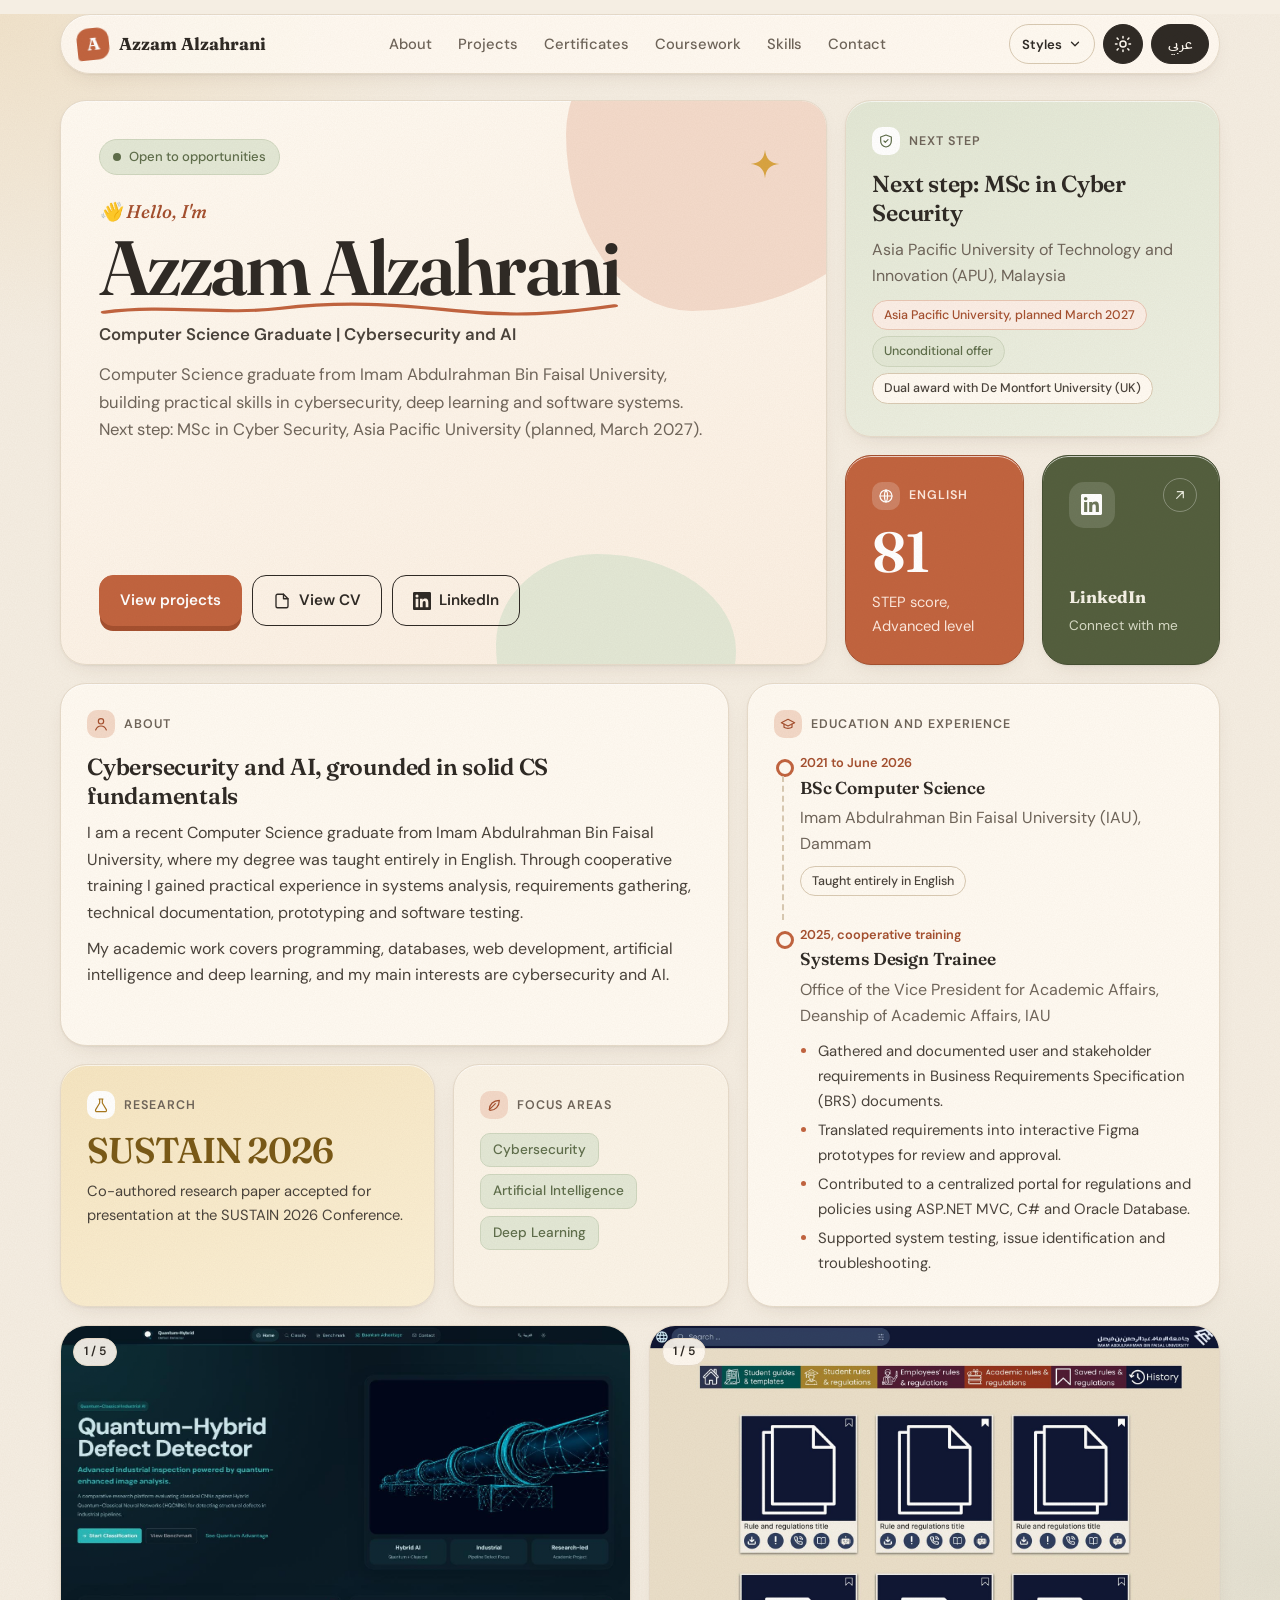
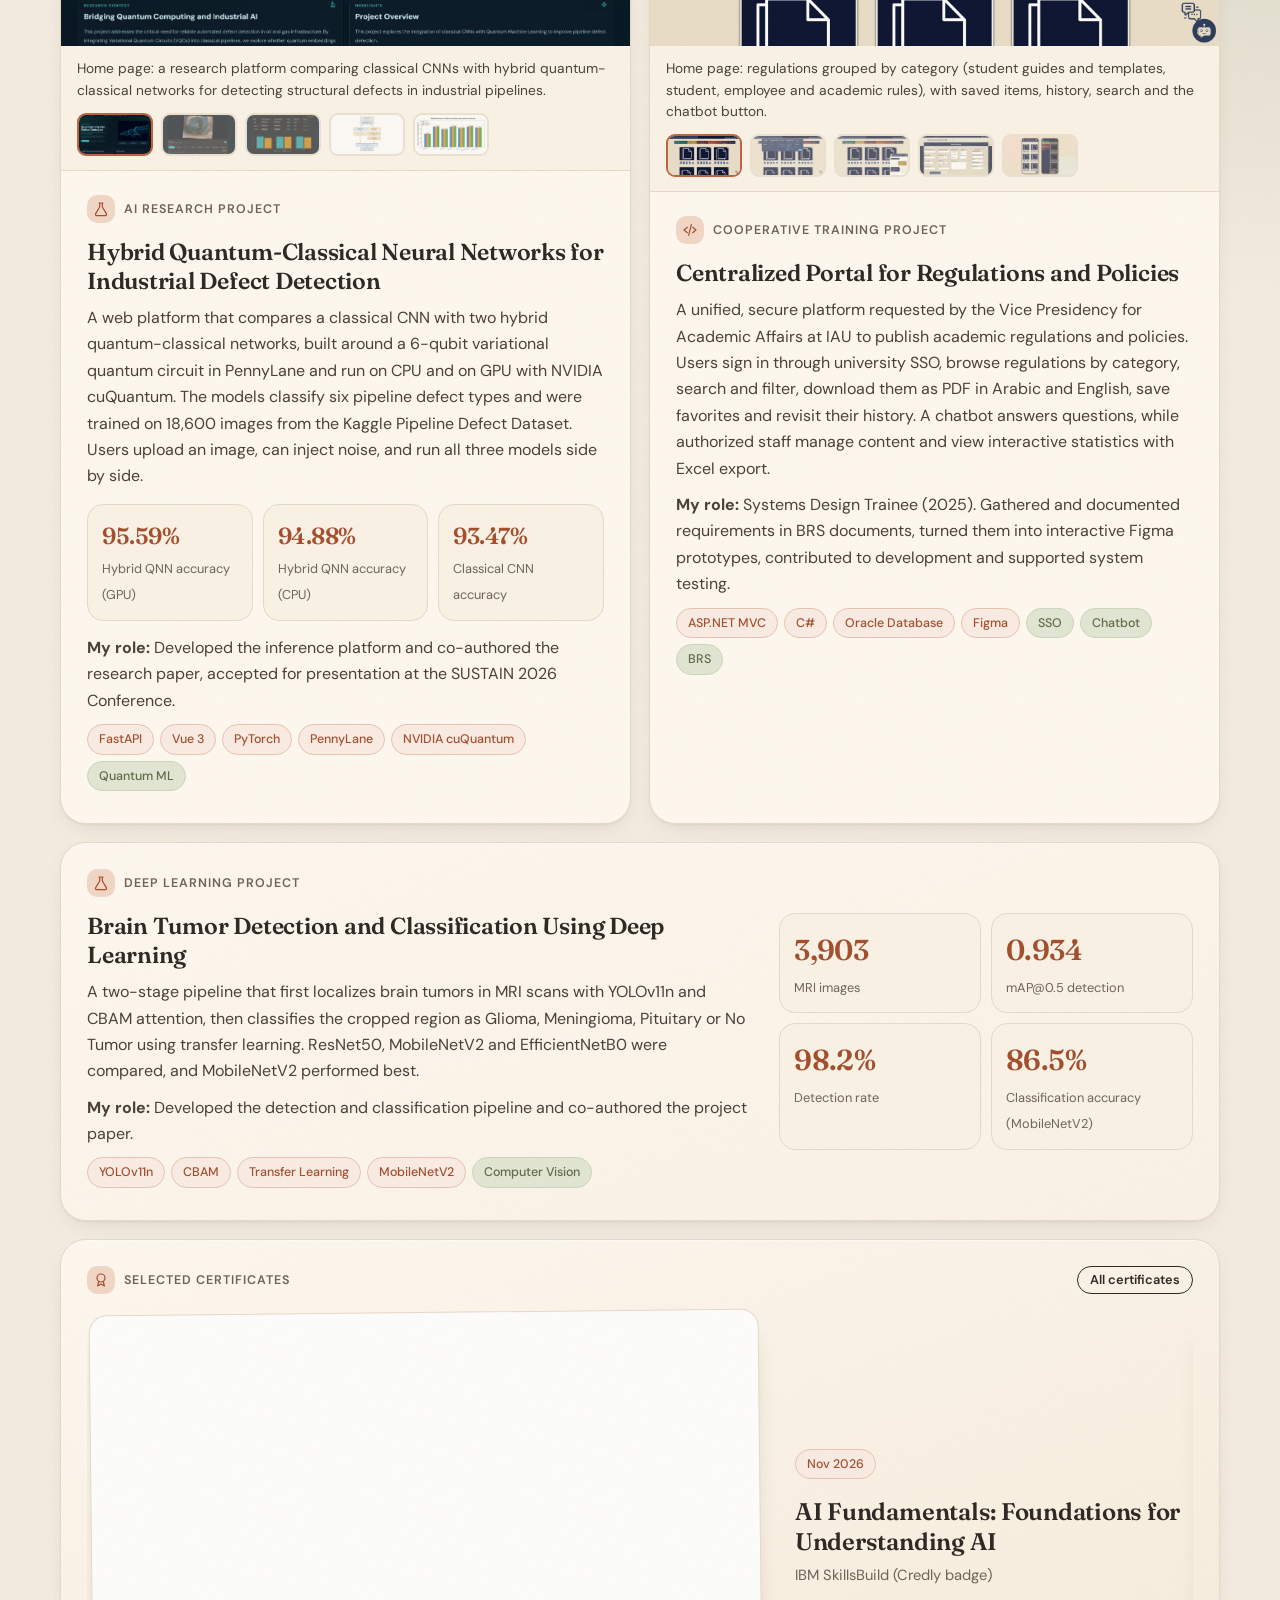
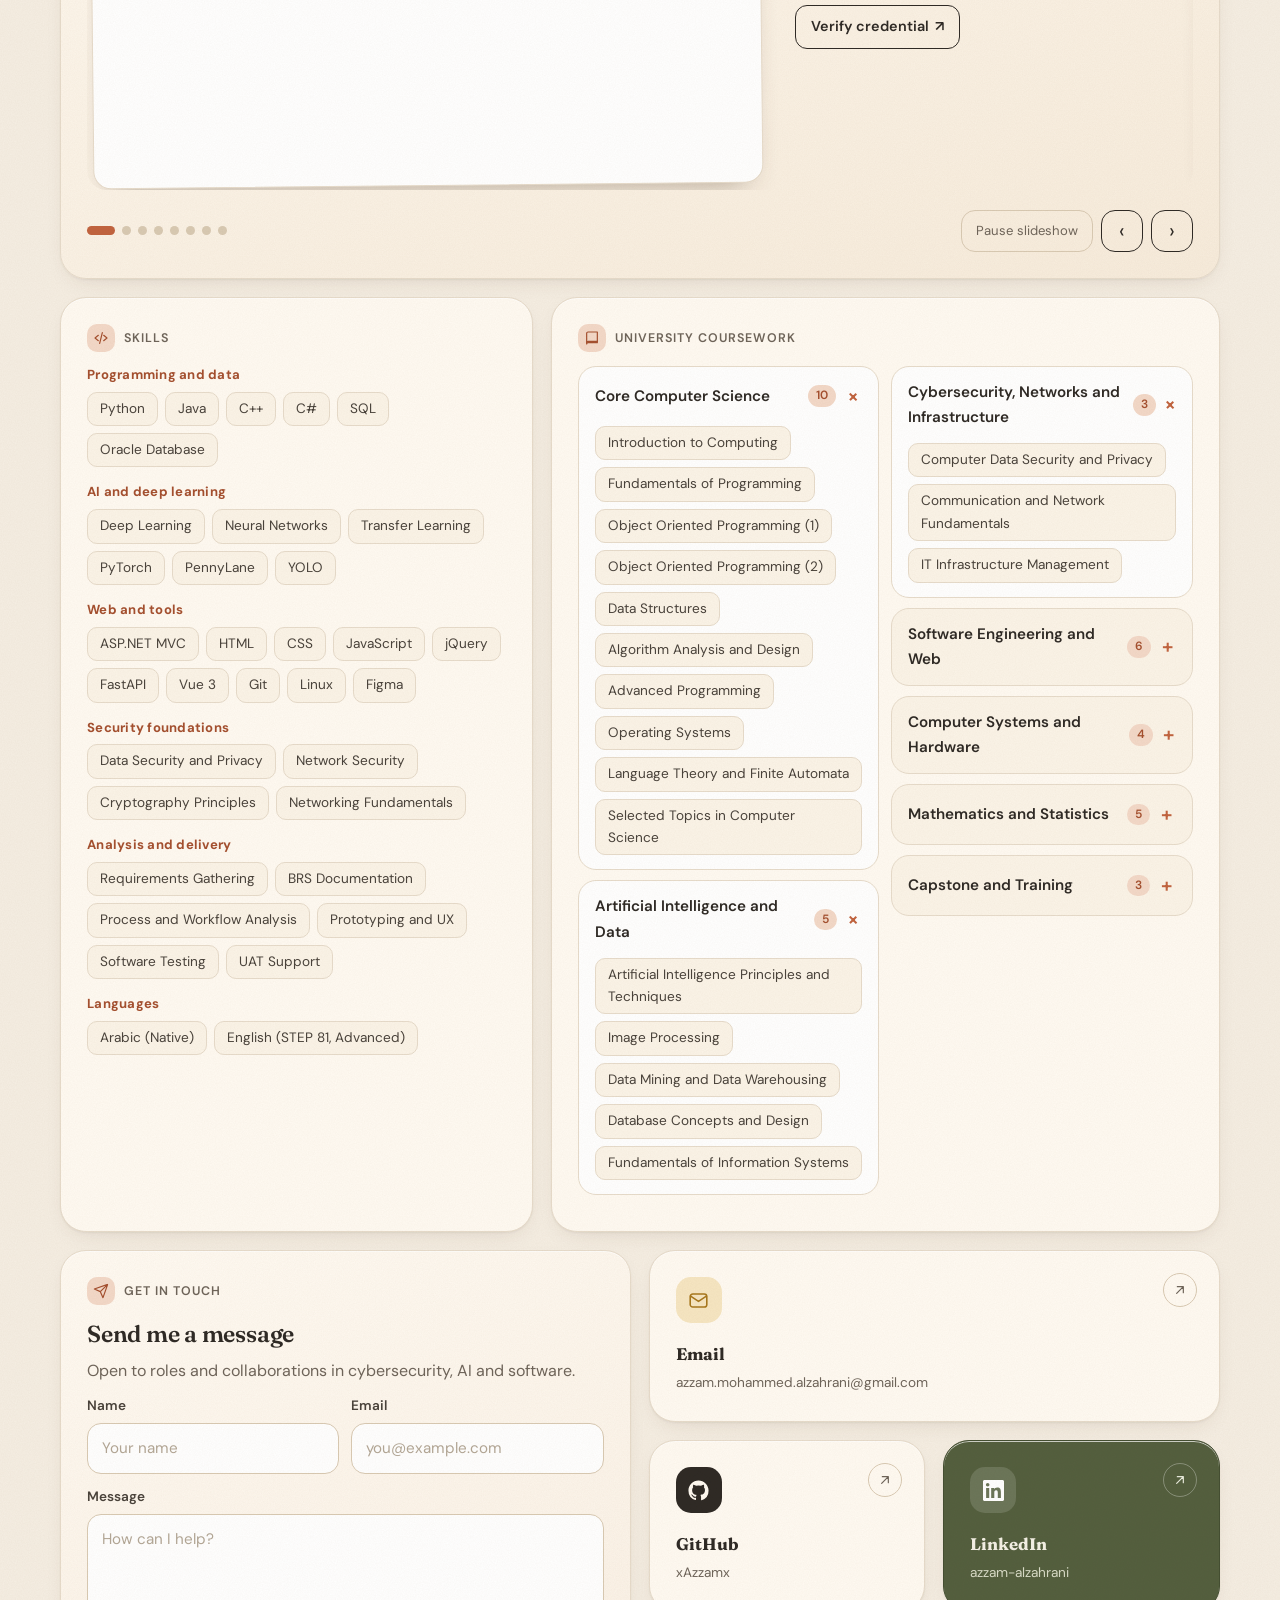
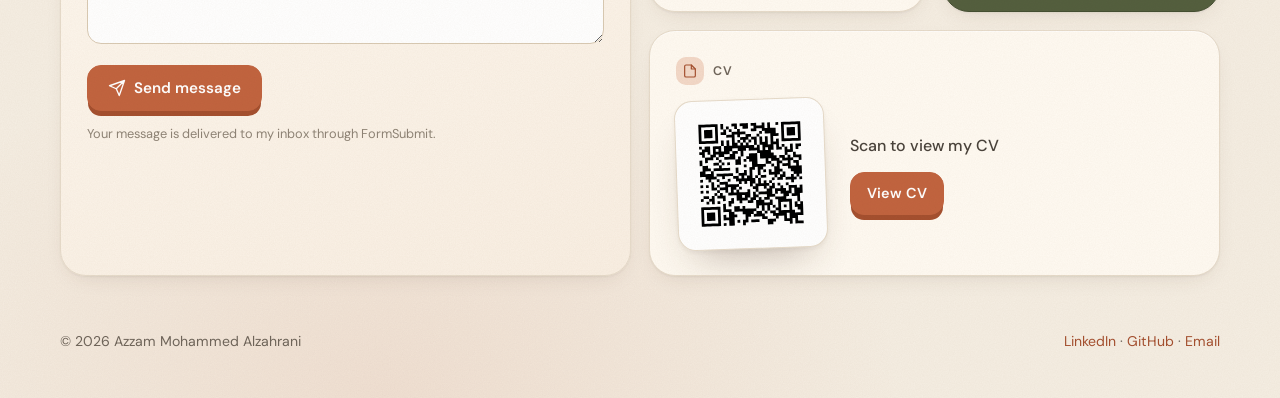
<file: index.html>
<!doctype html>
<html lang="en" dir="ltr">
<head>
<meta charset="utf-8">
<meta name="viewport" content="width=device-width, initial-scale=1">
<title>Azzam Alzahrani | Computer Science Graduate, Cybersecurity and AI</title>
<script>(function(){try{var h=document.documentElement;var l=localStorage.getItem("lang");if(l==="ar"){h.lang="ar";h.dir="rtl";}var mode=localStorage.getItem("color");if(mode!=="light"&&mode!=="dark"){mode=(window.matchMedia&&matchMedia("(prefers-color-scheme: dark)").matches)?"dark":"light";}h.setAttribute("data-mode",mode);var ok={terminal:1,aurora:1,brutal:1,synth:1,editorial:1,blueprint:1,bento:1,win95:1,room:1,manga:1,aero:1,clay:1,film:1};var s=localStorage.getItem("style");var m=/[?&]style=(classic|terminal|aurora|brutal|synth|editorial|blueprint|bento|win95|room|manga|aero|clay|film)(?:&|$)/.exec(location.search);if(m){s=m[1];try{localStorage.setItem("style",s);}catch(e){}}if(s&&ok[s])h.setAttribute("data-style",s);}catch(e){}})();</script>
<script>(function(){
  var root = document.documentElement;
  try {
    var reduce = window.matchMedia && window.matchMedia("(prefers-reduced-motion: reduce)").matches;
    if (!reduce && window.IntersectionObserver) root.classList.add("can-reveal");
  } catch (e) {}
  function seenEnough(el, h) {
    var r = el.getBoundingClientRect();
    if (r.width <= 0 || r.height <= 0) return false;
    var vis = Math.min(r.bottom, h - 40) - Math.max(r.top, 0);
    return vis > 0 && vis / r.height >= 0.08;
  }
  function rescue() {
    if (!root.classList.contains("can-reveal")) return;
    var nodes = document.querySelectorAll(".reveal");
    var h = window.innerHeight || root.clientHeight || 0;
    var i;
    for (i = 0; i < nodes.length; i++) {
      if (nodes[i].classList.contains("in")) continue;
      if (seenEnough(nodes[i], h)) { root.classList.remove("can-reveal"); return; }
    }
  }
  var scrollTimer;
  window.addEventListener("scroll", function () {
    if (!root.classList.contains("can-reveal")) return;
    clearTimeout(scrollTimer);
    scrollTimer = setTimeout(rescue, 400);
  });
  function arm() { setTimeout(rescue, 700); }
  if (document.readyState === "complete") arm();
  else window.addEventListener("load", arm);
})();</script>
<meta name="description" content="Portfolio of Azzam Mohammed Alzahrani, Computer Science graduate focused on cybersecurity and artificial intelligence.">
<meta name="theme-color" content="#f5eee3">
<meta property="og:title" content="Azzam Alzahrani | Cybersecurity and AI">
<meta property="og:description" content="Computer Science graduate focused on cybersecurity and artificial intelligence. Projects, certificates and contact.">
<meta property="og:type" content="website">
<link rel="icon" href="favicon.svg" type="image/svg+xml">
<link rel="preconnect" href="https://fonts.googleapis.com">
<link rel="preconnect" href="https://fonts.gstatic.com" crossorigin>
<link rel="stylesheet" href="https://fonts.googleapis.com/css2?family=Fraunces:opsz,wght@9..144,500;9..144,600;9..144,700&family=DM+Sans:opsz,wght@9..40,400;9..40,500;9..40,600;9..40,700&family=IBM+Plex+Sans+Arabic:wght@400;500;600;700&family=Readex+Pro:wght@500;600;700&display=swap">
<link rel="stylesheet" href="style.css?v=20261202">
<script>(function(){var s=document.documentElement.getAttribute("data-style");if(!s)return;var bg={terminal:{light:"#f0f8f1",dark:"#061308"},aurora:{light:"#e5eaff",dark:"#100e24"},brutal:{light:"#f9f5e6",dark:"#13120c"},synth:{light:"#fbf2fb",dark:"#17091a"},editorial:{light:"#f8f1e5",dark:"#18100a"},blueprint:{light:"#ebf3fc",dark:"#0e2440"},bento:{light:"#f1f6fa",dark:"#0d1218"},win95:{light:"#008080",dark:"#0d3333"},room:{light:"#f4efe6",dark:"#1a140f"},manga:{light:"#f7f4ea",dark:"#141414"},aero:{light:"#c5e8f8",dark:"#1a2744"},clay:{light:"#f6efe6",dark:"#2a1c18"},film:{light:"#efe8dc",dark:"#0e0e0e"}};var mode=document.documentElement.getAttribute("data-mode")==="dark"?"dark":"light";var c=(bg[s]&&bg[s][mode])||"#111";var st=document.createElement("style");st.id="theme-boot";st.textContent='html[data-style="'+s+'"] body{background:'+c+'}html[data-style] main,html[data-style] footer,html[data-style] #menu,html[data-style] .menu-btn{display:none!important}';document.head.appendChild(st);var l=document.createElement("link");l.rel="stylesheet";l.id="theme-css";l.href="themes/"+s+".css?v=20261201";document.head.appendChild(l);})();</script>
</head>
<body>
<a class="skip" href="#main"><span class="l-en" lang="en">Skip to content</span><span class="l-ar" lang="ar">انتقل إلى المحتوى</span></a>
<header class="nav"><div class="bar">
<a class="brand" href="#top"><span class="mark" aria-hidden="true">A</span><span class="l-en" lang="en">Azzam Alzahrani</span><span class="l-ar" lang="ar">عزام الزهراني</span></a>
<nav aria-label="Main"><ul id="menu">
<li><a href="#about"><span class="l-en" lang="en">About</span><span class="l-ar" lang="ar">نبذة</span></a></li><li><a href="#projects"><span class="l-en" lang="en">Projects</span><span class="l-ar" lang="ar">المشاريع</span></a></li><li><a href="#certificates"><span class="l-en" lang="en">Certificates</span><span class="l-ar" lang="ar">الشهادات</span></a></li><li><a href="#coursework"><span class="l-en" lang="en">Coursework</span><span class="l-ar" lang="ar">المقررات</span></a></li><li><a href="#skills"><span class="l-en" lang="en">Skills</span><span class="l-ar" lang="ar">المهارات</span></a></li><li><a href="#contact"><span class="l-en" lang="en">Contact</span><span class="l-ar" lang="ar">تواصل</span></a></li>
</ul></nav>
<div class="nav-actions">
<div class="style-switch" id="style-switch"><button class="style-btn" type="button" id="style-btn" aria-haspopup="listbox" aria-expanded="false" aria-controls="style-menu"><span class="l-en" lang="en">Styles</span><span class="l-ar" lang="ar">التصاميم</span><svg viewBox="0 0 24 24" aria-hidden="true"><path d="M6 9l6 6 6-6" fill="none" stroke="currentColor" stroke-width="2.2" stroke-linecap="round" stroke-linejoin="round"/></svg></button><ul class="style-menu" id="style-menu" role="listbox" hidden><li role="option" data-style-id="classic" aria-selected="true" tabindex="0"><span class="sn"><span class="l-en" lang="en">Classic</span><span class="l-ar" lang="ar">كلاسيكي</span></span></li><li role="option" data-style-id="terminal" aria-selected="false" tabindex="-1"><span class="sn"><span class="l-en" lang="en">Terminal</span><span class="l-ar" lang="ar">الطرفية</span></span><span class="sx"><span class="l-en" lang="en">Experimental</span><span class="l-ar" lang="ar">تجريبي</span></span></li><li role="option" data-style-id="aurora" aria-selected="false" tabindex="-1"><span class="sn"><span class="l-en" lang="en">Aurora Glass</span><span class="l-ar" lang="ar">زجاج الشفق</span></span><span class="sx"><span class="l-en" lang="en">Experimental</span><span class="l-ar" lang="ar">تجريبي</span></span></li><li role="option" data-style-id="brutal" aria-selected="false" tabindex="-1"><span class="sn"><span class="l-en" lang="en">Neo Brutal</span><span class="l-ar" lang="ar">الوحشي الجديد</span></span><span class="sx"><span class="l-en" lang="en">Experimental</span><span class="l-ar" lang="ar">تجريبي</span></span></li><li role="option" data-style-id="synth" aria-selected="false" tabindex="-1"><span class="sn"><span class="l-en" lang="en">Synthwave</span><span class="l-ar" lang="ar">سينثويف</span></span><span class="sx"><span class="l-en" lang="en">Experimental</span><span class="l-ar" lang="ar">تجريبي</span></span></li><li role="option" data-style-id="editorial" aria-selected="false" tabindex="-1"><span class="sn"><span class="l-en" lang="en">Editorial</span><span class="l-ar" lang="ar">تحريري</span></span><span class="sx"><span class="l-en" lang="en">Experimental</span><span class="l-ar" lang="ar">تجريبي</span></span></li><li role="option" data-style-id="blueprint" aria-selected="false" tabindex="-1"><span class="sn"><span class="l-en" lang="en">Blueprint</span><span class="l-ar" lang="ar">المخطط</span></span><span class="sx"><span class="l-en" lang="en">Experimental</span><span class="l-ar" lang="ar">تجريبي</span></span></li><li role="option" data-style-id="bento" aria-selected="false" tabindex="-1"><span class="sn"><span class="l-en" lang="en">Dashboard</span><span class="l-ar" lang="ar">اللوحة</span></span><span class="sx"><span class="l-en" lang="en">Experimental</span><span class="l-ar" lang="ar">تجريبي</span></span></li><li role="option" data-style-id="win95" aria-selected="false" tabindex="-1"><span class="sn"><span class="l-en" lang="en">Windows 95</span><span class="l-ar" lang="ar">ويندوز 95</span></span><span class="sx"><span class="l-en" lang="en">Experimental</span><span class="l-ar" lang="ar">تجريبي</span></span></li><li role="option" data-style-id="room" aria-selected="false" tabindex="-1"><span class="sn"><span class="l-en" lang="en">3D Room</span><span class="l-ar" lang="ar">الغرفة</span></span><span class="sx"><span class="l-en" lang="en">Experimental</span><span class="l-ar" lang="ar">تجريبي</span></span></li><li role="option" data-style-id="manga" aria-selected="false" tabindex="-1"><span class="sn"><span class="l-en" lang="en">Manga</span><span class="l-ar" lang="ar">مانجا</span></span><span class="sx"><span class="l-en" lang="en">Experimental</span><span class="l-ar" lang="ar">تجريبي</span></span></li><li role="option" data-style-id="aero" aria-selected="false" tabindex="-1"><span class="sn"><span class="l-en" lang="en">Frutiger Aero</span><span class="l-ar" lang="ar">أيرو</span></span><span class="sx"><span class="l-en" lang="en">Experimental</span><span class="l-ar" lang="ar">تجريبي</span></span></li><li role="option" data-style-id="clay" aria-selected="false" tabindex="-1"><span class="sn"><span class="l-en" lang="en">Clay</span><span class="l-ar" lang="ar">صلصال</span></span><span class="sx"><span class="l-en" lang="en">Experimental</span><span class="l-ar" lang="ar">تجريبي</span></span></li><li role="option" data-style-id="film" aria-selected="false" tabindex="-1"><span class="sn"><span class="l-en" lang="en">Film Strip</span><span class="l-ar" lang="ar">شريط الفيلم</span></span><span class="sx"><span class="l-en" lang="en">Experimental</span><span class="l-ar" lang="ar">تجريبي</span></span></li></ul></div>
<button class="mode-btn" type="button" id="mode-btn" aria-label="Switch to dark mode"><svg class="ico-sun" viewBox="0 0 24 24" aria-hidden="true"><circle cx="12" cy="12" r="4" fill="none" stroke="currentColor" stroke-width="2"/><path d="M12 2v2M12 20v2M4.2 4.2l1.4 1.4M18.4 18.4l1.4 1.4M19.8 4.2l-1.4 1.4M5.6 18.4l-1.4 1.4M2 12h2M20 12h2" fill="none" stroke="currentColor" stroke-width="2" stroke-linecap="round"/></svg><svg class="ico-moon" viewBox="0 0 24 24" aria-hidden="true"><path d="M21 14.5A8.5 8.5 0 1 1 9.5 3a7 7 0 0 0 11.5 11.5z" fill="none" stroke="currentColor" stroke-width="2" stroke-linejoin="round"/></svg></button>
<button class="lang-btn" type="button" id="lang-btn" aria-label="Switch language"><span class="l-en" lang="ar">عربي</span><span class="l-ar" lang="en">EN</span></button>
<button class="menu-btn" aria-expanded="false" aria-controls="menu" aria-label="Menu"><span></span><span></span><span></span></button>
</div>
</div></header>

<main id="main"><div class="wrap"><div class="bento">

<section class="tile hero s8 r2 static" id="top" aria-label="Introduction">
<span class="blob h1b" aria-hidden="true"></span><span class="blob h2b" aria-hidden="true"></span><svg class="spark" viewBox="0 0 40 40" aria-hidden="true"><path d="M20 3 C21 14 26 19 37 20 C26 21 21 26 20 37 C19 26 14 21 3 20 C14 19 19 14 20 3Z" fill="currentColor"/></svg>
<div class="hero-top">
<span class="status"><i></i><span class="l-en" lang="en">Open to opportunities</span><span class="l-ar" lang="ar">متاح لفرص العمل</span></span>
<p class="hello"><span class="wave" aria-hidden="true">&#128075;</span> <span class="l-en" lang="en">Hello, I'm</span><span class="l-ar" lang="ar">أهلًا، أنا</span></p>
<h1><span class="name"><span class="l-en" lang="en">Azzam Alzahrani</span><span class="l-ar" lang="ar">عزام الزهراني</span><svg class="squiggle" viewBox="0 0 300 20" preserveAspectRatio="none" aria-hidden="true"><path d="M3 14 C 40 4, 70 18, 105 9 S 170 4, 205 12 S 265 16, 297 6" fill="none" stroke="currentColor" stroke-width="4" stroke-linecap="round"/></svg></span></h1>
<p class="role"><span class="l-en" lang="en">Computer Science Graduate | Cybersecurity and AI</span><span class="l-ar" lang="ar">خريج علوم الحاسب | الأمن السيبراني والذكاء الاصطناعي</span></p>
<p class="lead"><span class="l-en" lang="en">Computer Science graduate from Imam Abdulrahman Bin Faisal University, building practical skills in cybersecurity, deep learning and software systems. Next step: MSc in Cyber Security, Asia Pacific University (planned, March 2027).</span><span class="l-ar" lang="ar">خريج علوم الحاسب من جامعة الإمام عبدالرحمن بن فيصل، أطوّر مهاراتي العملية في الأمن السيبراني والتعلّم العميق والأنظمة البرمجية. الخطوة القادمة: ماجستير الأمن السيبراني في جامعة آسيا والمحيط الهادئ (مخطط، مارس 2027).</span></p>
</div>
<div class="btns">
<a class="btn primary" href="#projects"><span class="l-en" lang="en">View projects</span><span class="l-ar" lang="ar">استعرض المشاريع</span></a>
<a class="btn" href="https://drive.google.com/file/d/1HS1bKNLgJfkq7YK0hAtUje34ffQI5TKA/view" data-goatcounter-click="cv-open" data-goatcounter-title="Opened CV" target="_blank" rel="noopener noreferrer"><svg viewBox="0 0 24 24" fill="none" stroke="currentColor" stroke-width="1.8" stroke-linecap="round" stroke-linejoin="round" aria-hidden="true"><path d="M14 3H6a2 2 0 0 0-2 2v14a2 2 0 0 0 2 2h12a2 2 0 0 0 2-2V9l-6-6z"/><path d="M14 3v6h6"/></svg><span class="l-en" lang="en">View CV</span><span class="l-ar" lang="ar">عرض السيرة الذاتية</span></a>
<a class="btn" href="https://www.linkedin.com/in/azzam-alzahrani-52926b36b" data-goatcounter-click="linkedin" data-goatcounter-title="Opened LinkedIn" target="_blank" rel="noopener noreferrer"><svg viewBox="0 0 24 24" fill="currentColor" aria-hidden="true"><path d="M20.45 20.45h-3.55v-5.57c0-1.33-.03-3.04-1.85-3.04-1.85 0-2.14 1.45-2.14 2.94v5.67H9.35V9h3.41v1.56h.05c.48-.9 1.64-1.85 3.37-1.85 3.6 0 4.27 2.37 4.27 5.46v6.28zM5.34 7.43a2.06 2.06 0 1 1 0-4.12 2.06 2.06 0 0 1 0 4.12zM7.12 20.45H3.56V9h3.56v11.45zM22.22 0H1.77C.79 0 0 .77 0 1.73v20.54C0 23.23.79 24 1.77 24h20.45c.98 0 1.78-.77 1.78-1.73V1.73C24 .77 23.2 0 22.22 0z"/></svg>LinkedIn</a>
</div>
</section>

<article class="tile offer s4 reveal">
<p class="label"><svg viewBox="0 0 24 24" fill="none" stroke="currentColor" stroke-width="1.8" stroke-linecap="round" stroke-linejoin="round" aria-hidden="true"><path d="M12 3 4 6v6c0 5 3.5 8 8 9 4.5-1 8-4 8-9V6l-8-3z"/><path d="m9 12 2 2 4-4"/></svg><span class="l-en" lang="en">Next step</span><span class="l-ar" lang="ar">الخطوة القادمة</span></p>
<h2><span class="l-en" lang="en">Next step: MSc in Cyber Security</span><span class="l-ar" lang="ar">الخطوة القادمة: ماجستير الأمن السيبراني</span></h2>
<p class="mut"><span class="l-en" lang="en">Asia Pacific University of Technology and Innovation (APU), Malaysia</span><span class="l-ar" lang="ar">جامعة آسيا والمحيط الهادئ للتكنولوجيا والابتكار (APU)، ماليزيا</span></p>
<span class="pill a"><span class="l-en" lang="en">Asia Pacific University, planned March 2027</span><span class="l-ar" lang="ar">جامعة آسيا والمحيط الهادئ، مخطط مارس 2027</span></span><span class="pill t"><span class="l-en" lang="en">Unconditional offer</span><span class="l-ar" lang="ar">قبول غير مشروط</span></span><span class="pill"><span class="l-en" lang="en">Dual award with De Montfort University (UK)</span><span class="l-ar" lang="ar">شهادة مزدوجة مع جامعة De Montfort (المملكة المتحدة)</span></span>
</article>

<article class="tile step s2 reveal">
<p class="label"><svg viewBox="0 0 24 24" fill="none" stroke="currentColor" stroke-width="1.8" stroke-linecap="round" stroke-linejoin="round" aria-hidden="true"><circle cx="12" cy="12" r="9"/><path d="M3 12h18M12 3c3 3 3 15 0 18M12 3c-3 3-3 15 0 18"/></svg><span class="l-en" lang="en">English</span><span class="l-ar" lang="ar">الإنجليزية</span></p>
<div class="big">81</div>
<p class="sub"><span class="l-en" lang="en">STEP score, Advanced level</span><span class="l-ar" lang="ar">درجة اختبار STEP، مستوى متقدم</span></p>
</article>

<a class="tile s2 link-tile li-tile reveal" href="https://www.linkedin.com/in/azzam-alzahrani-52926b36b" data-goatcounter-click="linkedin" data-goatcounter-title="Opened LinkedIn" target="_blank" rel="noopener noreferrer">
<span class="ico"><svg viewBox="0 0 24 24" fill="currentColor" aria-hidden="true"><path d="M20.45 20.45h-3.55v-5.57c0-1.33-.03-3.04-1.85-3.04-1.85 0-2.14 1.45-2.14 2.94v5.67H9.35V9h3.41v1.56h.05c.48-.9 1.64-1.85 3.37-1.85 3.6 0 4.27 2.37 4.27 5.46v6.28zM5.34 7.43a2.06 2.06 0 1 1 0-4.12 2.06 2.06 0 0 1 0 4.12zM7.12 20.45H3.56V9h3.56v11.45zM22.22 0H1.77C.79 0 0 .77 0 1.73v20.54C0 23.23.79 24 1.77 24h20.45c.98 0 1.78-.77 1.78-1.73V1.73C24 .77 23.2 0 22.22 0z"/></svg></span><span class="go"><svg viewBox="0 0 24 24" fill="none" stroke="currentColor" stroke-width="1.8" stroke-linecap="round" stroke-linejoin="round" aria-hidden="true"><path d="M7 17 17 7M8 7h9v9"/></svg></span>
<span><b>LinkedIn</b><small><span class="l-en" lang="en">Connect with me</span><span class="l-ar" lang="ar">لنتواصل</span></small></span>
</a>

<article class="tile s7 reveal" id="about">
<p class="label"><svg viewBox="0 0 24 24" fill="none" stroke="currentColor" stroke-width="1.8" stroke-linecap="round" stroke-linejoin="round" aria-hidden="true"><circle cx="12" cy="8" r="4"/><path d="M4 21c1.5-4 4.5-6 8-6s6.5 2 8 6"/></svg><span class="l-en" lang="en">About</span><span class="l-ar" lang="ar">نبذة عني</span></p>
<h2><span class="l-en" lang="en">Cybersecurity and AI, grounded in solid CS fundamentals</span><span class="l-ar" lang="ar">الأمن السيبراني والذكاء الاصطناعي على أساس متين من علوم الحاسب</span></h2>
<p><span class="l-en" lang="en">I am a recent Computer Science graduate from Imam Abdulrahman Bin Faisal University, where my degree was taught entirely in English. Through cooperative training I gained practical experience in systems analysis, requirements gathering, technical documentation, prototyping and software testing.</span><span class="l-ar" lang="ar">تخرجت حديثًا في علوم الحاسب من جامعة الإمام عبدالرحمن بن فيصل، وكانت دراستي باللغة الإنجليزية بالكامل. واكتسبت خلال التدريب التعاوني خبرة عملية في تحليل الأنظمة وجمع المتطلبات والتوثيق التقني وبناء النماذج الأولية واختبار البرمجيات.</span></p>
<p style="margin:0"><span class="l-en" lang="en">My academic work covers programming, databases, web development, artificial intelligence and deep learning, and my main interests are cybersecurity and AI.</span><span class="l-ar" lang="ar">تشمل دراستي البرمجة وقواعد البيانات وتطوير الويب والذكاء الاصطناعي والتعلّم العميق، واهتمامي الأساسي هو الأمن السيبراني والذكاء الاصطناعي.</span></p>
</article>

<article class="tile s5 r2 reveal" id="education">
<p class="label"><svg viewBox="0 0 24 24" fill="none" stroke="currentColor" stroke-width="1.8" stroke-linecap="round" stroke-linejoin="round" aria-hidden="true"><path d="M22 10 12 5 2 10l10 5 10-5z"/><path d="M6 12v5c3 2 9 2 12 0v-5"/></svg><span class="l-en" lang="en">Education and experience</span><span class="l-ar" lang="ar">التعليم والخبرة</span></p>
<div class="tl"><div class="meta"><span class="l-en" lang="en">2021 to June 2026</span><span class="l-ar" lang="ar">2021 إلى يونيو 2026</span></div><h3><span class="l-en" lang="en">BSc Computer Science</span><span class="l-ar" lang="ar">بكالوريوس علوم الحاسب</span></h3><p class="mut" style="margin:0 0 8px"><span class="l-en" lang="en">Imam Abdulrahman Bin Faisal University (IAU), Dammam</span><span class="l-ar" lang="ar">جامعة الإمام عبدالرحمن بن فيصل، الدمام</span></p><span class="pill"><span class="l-en" lang="en">Taught entirely in English</span><span class="l-ar" lang="ar">الدراسة باللغة الإنجليزية بالكامل</span></span></div>
<div class="tl"><div class="meta"><span class="l-en" lang="en">2025, cooperative training</span><span class="l-ar" lang="ar">2025، تدريب تعاوني</span></div><h3><span class="l-en" lang="en">Systems Design Trainee</span><span class="l-ar" lang="ar">متدرب تصميم أنظمة</span></h3><p class="mut" style="margin:0"><span class="l-en" lang="en">Office of the Vice President for Academic Affairs, Deanship of Academic Affairs, IAU</span><span class="l-ar" lang="ar">مكتب وكيل الجامعة للشؤون الأكاديمية، عمادة الشؤون الأكاديمية، جامعة الإمام عبدالرحمن بن فيصل</span></p>
<ul class="clean">
<li><span class="l-en" lang="en">Gathered and documented user and stakeholder requirements in Business Requirements Specification (BRS) documents.</span><span class="l-ar" lang="ar">جمعت متطلبات المستخدمين وأصحاب المصلحة ووثقتها في وثائق مواصفات متطلبات الأعمال (BRS).</span></li>
<li><span class="l-en" lang="en">Translated requirements into interactive Figma prototypes for review and approval.</span><span class="l-ar" lang="ar">حوّلت المتطلبات إلى نماذج أولية تفاعلية في Figma للمراجعة والاعتماد.</span></li>
<li><span class="l-en" lang="en">Contributed to a centralized portal for regulations and policies using ASP.NET MVC, C# and Oracle Database.</span><span class="l-ar" lang="ar">ساهمت في تطوير بوابة موحدة للأنظمة واللوائح باستخدام ASP.NET MVC وC# وOracle Database.</span></li>
<li><span class="l-en" lang="en">Supported system testing, issue identification and troubleshooting.</span><span class="l-ar" lang="ar">دعمت اختبار النظام وتحديد المشكلات والمساعدة في حلها.</span></li>
</ul></div>
</article>

<article class="tile research s4 reveal">
<p class="label"><svg viewBox="0 0 24 24" fill="none" stroke="currentColor" stroke-width="1.8" stroke-linecap="round" stroke-linejoin="round" aria-hidden="true"><path d="M9 3h6M10 3v6L4 19a2 2 0 0 0 2 3h12a2 2 0 0 0 2-3l-6-10V3"/></svg><span class="l-en" lang="en">Research</span><span class="l-ar" lang="ar">بحث علمي</span></p>
<div class="big serif">SUSTAIN 2026</div>
<p class="sub"><span class="l-en" lang="en">Co-authored research paper accepted for presentation at the SUSTAIN 2026 Conference.</span><span class="l-ar" lang="ar">مؤلف مشارك في ورقة بحثية مقبولة للعرض في مؤتمر SUSTAIN 2026.</span></p>
</article>

<article class="tile focus s3 reveal">
<p class="label"><svg viewBox="0 0 24 24" fill="none" stroke="currentColor" stroke-width="1.8" stroke-linecap="round" stroke-linejoin="round" aria-hidden="true"><path d="M5 19c0-8 6-14 15-14 0 9-6 15-14 15"/><path d="M5 19 14 10"/></svg><span class="l-en" lang="en">Focus areas</span><span class="l-ar" lang="ar">مجالات الاهتمام</span></p>
<div class="chips"><span class="chip"><span class="l-en" lang="en">Cybersecurity</span><span class="l-ar" lang="ar">الأمن السيبراني</span></span><span class="chip"><span class="l-en" lang="en">Artificial Intelligence</span><span class="l-ar" lang="ar">الذكاء الاصطناعي</span></span><span class="chip"><span class="l-en" lang="en">Deep Learning</span><span class="l-ar" lang="ar">التعلّم العميق</span></span></div>
</article>

<article class="tile project s6 reveal" id="projects">
<div class="media" data-images='[{&quot;src&quot;: &quot;qnn-home.jpg&quot;, &quot;alt&quot;: &quot;Quantum-Hybrid Defect Detector home page&quot;, &quot;alt_ar&quot;: &quot;\u0627\u0644\u0635\u0641\u062d\u0629 \u0627\u0644\u0631\u0626\u064a\u0633\u064a\u0629 \u0644\u0645\u0646\u0635\u0629 Quantum-Hybrid Defect Detector&quot;, &quot;cap&quot;: &quot;Home page: a research platform comparing classical CNNs with hybrid quantum-classical networks for detecting structural defects in industrial pipelines.&quot;, &quot;cap_ar&quot;: &quot;\u0627\u0644\u0635\u0641\u062d\u0629 \u0627\u0644\u0631\u0626\u064a\u0633\u064a\u0629: \u0645\u0646\u0635\u0629 \u0628\u062d\u062b\u064a\u0629 \u062a\u0642\u0627\u0631\u0646 \u0627\u0644\u0634\u0628\u0643\u0627\u062a \u0627\u0644\u0639\u0635\u0628\u064a\u0629 \u0627\u0644\u0627\u0644\u062a\u0641\u0627\u0641\u064a\u0629 \u0627\u0644\u0643\u0644\u0627\u0633\u064a\u0643\u064a\u0629 \u0628\u0627\u0644\u0634\u0628\u0643\u0627\u062a \u0627\u0644\u0647\u062c\u064a\u0646\u0629 \u0627\u0644\u0643\u0645\u064a\u0629 \u0627\u0644\u0643\u0644\u0627\u0633\u064a\u0643\u064a\u0629 \u0644\u0627\u0643\u062a\u0634\u0627\u0641 \u0627\u0644\u0639\u064a\u0648\u0628 \u0627\u0644\u0647\u064a\u0643\u0644\u064a\u0629 \u0641\u064a \u0627\u0644\u0623\u0646\u0627\u0628\u064a\u0628 \u0627\u0644\u0635\u0646\u0627\u0639\u064a\u0629.&quot;}, {&quot;src&quot;: &quot;qnn-noise.jpg&quot;, &quot;alt&quot;: &quot;Defect detection page with noise injection&quot;, &quot;alt_ar&quot;: &quot;\u0635\u0641\u062d\u0629 \u0627\u0643\u062a\u0634\u0627\u0641 \u0627\u0644\u0639\u064a\u0648\u0628 \u0645\u0639 \u0625\u0636\u0627\u0641\u0629 \u0627\u0644\u062a\u0634\u0648\u064a\u0634&quot;, &quot;cap&quot;: &quot;Defect detection: upload a pipeline image, optionally inject noise such as Gaussian, blur, salt and pepper or lens occlusion, and run all three models at once.&quot;, &quot;cap_ar&quot;: &quot;\u0627\u0643\u062a\u0634\u0627\u0641 \u0627\u0644\u0639\u064a\u0648\u0628: \u0631\u0641\u0639 \u0635\u0648\u0631\u0629 \u0644\u0623\u0646\u0628\u0648\u0628 \u0645\u0639 \u0625\u0645\u0643\u0627\u0646\u064a\u0629 \u0625\u0636\u0627\u0641\u0629 \u062a\u0634\u0648\u064a\u0634 \u0645\u062b\u0644 Gaussian \u0623\u0648 \u0627\u0644\u062a\u0645\u0648\u064a\u0647 \u0623\u0648 Salt and Pepper \u0623\u0648 \u062d\u062c\u0628 \u0627\u0644\u0639\u062f\u0633\u0629\u060c \u062b\u0645 \u062a\u0634\u063a\u064a\u0644 \u0627\u0644\u0646\u0645\u0627\u0630\u062c \u0627\u0644\u062b\u0644\u0627\u062b\u0629 \u0645\u0639\u064b\u0627.&quot;}, {&quot;src&quot;: &quot;qnn-compare.jpg&quot;, &quot;alt&quot;: &quot;Clean versus noisy comparison of the three models&quot;, &quot;alt_ar&quot;: &quot;\u0645\u0642\u0627\u0631\u0646\u0629 \u0646\u062a\u0627\u0626\u062c \u0627\u0644\u0646\u0645\u0627\u0630\u062c \u0627\u0644\u062b\u0644\u0627\u062b\u0629 \u0628\u064a\u0646 \u0627\u0644\u0635\u0648\u0631\u0629 \u0627\u0644\u0646\u0638\u064a\u0641\u0629 \u0648\u0627\u0644\u0645\u0634\u0648\u0634\u0629&quot;, &quot;cap&quot;: &quot;Clean vs noisy comparison: each model&#x27;s predicted label, confidence change and latency side by side.&quot;, &quot;cap_ar&quot;: &quot;\u0645\u0642\u0627\u0631\u0646\u0629 \u0627\u0644\u0635\u0648\u0631\u0629 \u0627\u0644\u0646\u0638\u064a\u0641\u0629 \u0628\u0627\u0644\u0645\u0634\u0648\u0634\u0629: \u0627\u0644\u062a\u0635\u0646\u064a\u0641 \u0627\u0644\u0645\u062a\u0648\u0642\u0639 \u0648\u062a\u063a\u064a\u0631 \u0627\u0644\u062b\u0642\u0629 \u0648\u0632\u0645\u0646 \u0627\u0644\u0627\u0633\u062a\u062c\u0627\u0628\u0629 \u0644\u0643\u0644 \u0646\u0645\u0648\u0630\u062c \u062c\u0646\u0628\u064b\u0627 \u0625\u0644\u0649 \u062c\u0646\u0628.&quot;}, {&quot;src&quot;: &quot;qnn-architecture.jpg&quot;, &quot;alt&quot;: &quot;Hybrid-fusion QNN architecture diagram&quot;, &quot;alt_ar&quot;: &quot;\u0645\u062e\u0637\u0637 \u0645\u0639\u0645\u0627\u0631\u064a\u0629 \u0646\u0645\u0648\u0630\u062c QNN \u0627\u0644\u0647\u062c\u064a\u0646&quot;, &quot;cap&quot;: &quot;Hybrid-fusion architecture: a 6-qubit, depth-2 variational quantum circuit runs alongside the classical backbone, and both are fused to classify 6 defect types.&quot;, &quot;cap_ar&quot;: &quot;\u0627\u0644\u0645\u0639\u0645\u0627\u0631\u064a\u0629 \u0627\u0644\u0647\u062c\u064a\u0646\u0629: \u062f\u0627\u0631\u0629 \u0643\u0645\u064a\u0629 \u0645\u062a\u063a\u064a\u0631\u0629 \u0628\u0633\u062a\u0629 \u0643\u064a\u0648\u0628\u062a\u0627\u062a \u0648\u0639\u0645\u0642 2 \u062a\u0639\u0645\u0644 \u0628\u0627\u0644\u062a\u0648\u0627\u0632\u064a \u0645\u0639 \u0627\u0644\u0634\u0628\u0643\u0629 \u0627\u0644\u0643\u0644\u0627\u0633\u064a\u0643\u064a\u0629\u060c \u062b\u0645 \u064a\u064f\u062f\u0645\u062c \u0627\u0644\u0641\u0631\u0639\u0627\u0646 \u0644\u062a\u0635\u0646\u064a\u0641 6 \u0623\u0646\u0648\u0627\u0639 \u0645\u0646 \u0627\u0644\u0639\u064a\u0648\u0628.&quot;}, {&quot;src&quot;: &quot;qnn-robustness.jpg&quot;, &quot;alt&quot;: &quot;Model robustness chart across noise types&quot;, &quot;alt_ar&quot;: &quot;\u0645\u062e\u0637\u0637 \u0645\u062a\u0627\u0646\u0629 \u0627\u0644\u0646\u0645\u0627\u0630\u062c \u0639\u0628\u0631 \u0623\u0646\u0648\u0627\u0639 \u0627\u0644\u062a\u0634\u0648\u064a\u0634&quot;, &quot;cap&quot;: &quot;Robustness across seven noise types: the hybrid models match or exceed the classical CNN&#x27;s mean accuracy under every noise type.&quot;, &quot;cap_ar&quot;: &quot;\u0627\u0644\u0645\u062a\u0627\u0646\u0629 \u0623\u0645\u0627\u0645 \u0633\u0628\u0639\u0629 \u0623\u0646\u0648\u0627\u0639 \u0645\u0646 \u0627\u0644\u062a\u0634\u0648\u064a\u0634: \u0627\u0644\u0646\u0645\u0627\u0630\u062c \u0627\u0644\u0647\u062c\u064a\u0646\u0629 \u062a\u0633\u0627\u0648\u064a \u0623\u0648 \u062a\u062a\u0641\u0648\u0642 \u0639\u0644\u0649 \u062f\u0642\u0629 \u0627\u0644\u0646\u0645\u0648\u0630\u062c \u0627\u0644\u0643\u0644\u0627\u0633\u064a\u0643\u064a \u0641\u064a \u0643\u0644 \u0623\u0646\u0648\u0627\u0639 \u0627\u0644\u062a\u0634\u0648\u064a\u0634.&quot;}]'><div class="main"><span class="blob b1"></span><span class="blob b2"></span><span class="m-ico"><svg viewBox="0 0 24 24" fill="none" stroke="currentColor" stroke-width="1.8" stroke-linecap="round" stroke-linejoin="round" aria-hidden="true"><rect x="6" y="6" width="12" height="12" rx="2.5"/><rect x="9.5" y="9.5" width="5" height="5" rx="1"/><path d="M9 6V3M15 6V3M9 21v-3M15 21v-3M6 9H3M6 15H3M21 9h-3M21 15h-3"/></svg></span></div></div>
<div class="body">
<p class="label"><svg viewBox="0 0 24 24" fill="none" stroke="currentColor" stroke-width="1.8" stroke-linecap="round" stroke-linejoin="round" aria-hidden="true"><path d="M9 3h6M10 3v6L4 19a2 2 0 0 0 2 3h12a2 2 0 0 0 2-3l-6-10V3"/></svg><span class="l-en" lang="en">AI research project</span><span class="l-ar" lang="ar">مشروع بحثي في الذكاء الاصطناعي</span></p>
<h2><span class="l-en" lang="en">Hybrid Quantum-Classical Neural Networks for Industrial Defect Detection</span><span class="l-ar" lang="ar">الشبكات العصبية الهجينة (الكمية والكلاسيكية) لاكتشاف العيوب الصناعية</span></h2>
<p><span class="l-en" lang="en">A web platform that compares a classical CNN with two hybrid quantum-classical networks, built around a 6-qubit variational quantum circuit in PennyLane and run on CPU and on GPU with NVIDIA cuQuantum. The models classify six pipeline defect types and were trained on 18,600 images from the Kaggle Pipeline Defect Dataset. Users upload an image, can inject noise, and run all three models side by side.</span><span class="l-ar" lang="ar">منصة ويب تقارن شبكة عصبية التفافية كلاسيكية بشبكتين هجينتين كمية وكلاسيكية، مبنيتين على دارة كمية متغيرة بستة كيوبتات في PennyLane وتعملان على المعالج وعلى GPU باستخدام NVIDIA cuQuantum. تصنّف النماذج ستة أنواع من عيوب الأنابيب، ودُرّبت على 18,600 صورة من مجموعة بيانات Pipeline Defect على Kaggle. يرفع المستخدم صورة، ويمكنه إضافة تشويش، ثم يشغّل النماذج الثلاثة جنبًا إلى جنب.</span></p>
<div class="stats"><div class="stat"><b>95.59%</b><span><span class="l-en" lang="en">Hybrid QNN accuracy (GPU)</span><span class="l-ar" lang="ar">دقة النموذج الهجين (GPU)</span></span></div><div class="stat"><b>94.88%</b><span><span class="l-en" lang="en">Hybrid QNN accuracy (CPU)</span><span class="l-ar" lang="ar">دقة النموذج الهجين (CPU)</span></span></div><div class="stat"><b>93.47%</b><span><span class="l-en" lang="en">Classical CNN accuracy</span><span class="l-ar" lang="ar">دقة النموذج الكلاسيكي CNN</span></span></div></div>
<p><strong><span class="l-en" lang="en">My role:</span><span class="l-ar" lang="ar">دوري:</span></strong> <span class="l-en" lang="en">Developed the inference platform and co-authored the research paper, accepted for presentation at the SUSTAIN 2026 Conference.</span><span class="l-ar" lang="ar">طوّرت منصة الاستدلال وشاركت في تأليف الورقة البحثية المقبولة للعرض في مؤتمر SUSTAIN 2026.</span></p>
<div class="tags"><span class="pill a">FastAPI</span><span class="pill a">Vue 3</span><span class="pill a">PyTorch</span><span class="pill a">PennyLane</span><span class="pill a">NVIDIA cuQuantum</span><span class="pill t">Quantum ML</span></div>
</div>
</article>

<article class="tile project s6 reveal" id="project-training">
<div class="media" data-images='[{&quot;src&quot;: &quot;training-home.jpg&quot;, &quot;alt&quot;: &quot;Home page prototype of the regulations portal&quot;, &quot;alt_ar&quot;: &quot;\u0627\u0644\u0646\u0645\u0648\u0630\u062c \u0627\u0644\u062a\u0635\u0648\u0631\u064a \u0644\u0644\u0635\u0641\u062d\u0629 \u0627\u0644\u0631\u0626\u064a\u0633\u064a\u0629 \u0644\u0645\u0648\u0642\u0639 \u0627\u0644\u0644\u0648\u0627\u0626\u062d \u0648\u0627\u0644\u0623\u0646\u0638\u0645\u0629&quot;, &quot;cap&quot;: &quot;Home page: regulations grouped by category (student guides and templates, student, employee and academic rules), with saved items, history, search and the chatbot button.&quot;, &quot;cap_ar&quot;: &quot;\u0627\u0644\u0635\u0641\u062d\u0629 \u0627\u0644\u0631\u0626\u064a\u0633\u064a\u0629: \u0627\u0644\u0644\u0648\u0627\u0626\u062d \u0645\u0635\u0646\u0641\u0629 \u062d\u0633\u0628 \u0627\u0644\u0641\u0626\u0629 (\u0623\u062f\u0644\u0629 \u0648\u0646\u0645\u0627\u0630\u062c \u0627\u0644\u0637\u0644\u0627\u0628\u060c \u0648\u0644\u0648\u0627\u0626\u062d \u0627\u0644\u0637\u0644\u0627\u0628 \u0648\u0627\u0644\u0645\u0648\u0638\u0641\u064a\u0646\u060c \u0648\u0627\u0644\u0644\u0648\u0627\u0626\u062d \u0627\u0644\u0623\u0643\u0627\u062f\u064a\u0645\u064a\u0629)\u060c \u0645\u0639 \u0627\u0644\u0645\u062d\u0641\u0648\u0638\u0627\u062a \u0648\u0627\u0644\u0633\u062c\u0644 \u0648\u0627\u0644\u0628\u062d\u062b \u0648\u0632\u0631 \u0627\u0644\u0645\u0633\u0627\u0639\u062f \u0627\u0644\u0630\u0643\u064a.&quot;}, {&quot;src&quot;: &quot;training-filter.jpg&quot;, &quot;alt&quot;: &quot;Search filter prototype&quot;, &quot;alt_ar&quot;: &quot;\u0627\u0644\u0646\u0645\u0648\u0630\u062c \u0627\u0644\u062a\u0635\u0648\u0631\u064a \u0644\u0641\u0644\u062a\u0631 \u0627\u0644\u0628\u062d\u062b&quot;, &quot;cap&quot;: &quot;Search filter: narrow results by section, alphabetical order, issue date, responsible entity and document type.&quot;, &quot;cap_ar&quot;: &quot;\u0641\u0644\u062a\u0631 \u0627\u0644\u0628\u062d\u062b: \u062a\u0636\u064a\u064a\u0642 \u0627\u0644\u0646\u062a\u0627\u0626\u062c \u062d\u0633\u0628 \u0627\u0644\u0642\u0633\u0645 \u0648\u0627\u0644\u062a\u0631\u062a\u064a\u0628 \u0627\u0644\u0623\u0628\u062c\u062f\u064a \u0648\u062a\u0627\u0631\u064a\u062e \u0627\u0644\u0625\u0635\u062f\u0627\u0631 \u0648\u0627\u0644\u062c\u0647\u0629 \u0627\u0644\u0645\u0633\u0624\u0648\u0644\u0629 \u0648\u0646\u0648\u0639 \u0627\u0644\u0648\u062b\u064a\u0642\u0629.&quot;}, {&quot;src&quot;: &quot;training-chatbot.jpg&quot;, &quot;alt&quot;: &quot;Chatbot assistant prototype&quot;, &quot;alt_ar&quot;: &quot;\u0627\u0644\u0646\u0645\u0648\u0630\u062c \u0627\u0644\u062a\u0635\u0648\u0631\u064a \u0644\u0644\u0645\u0633\u0627\u0639\u062f \u0627\u0644\u0630\u0643\u064a&quot;, &quot;cap&quot;: &quot;Chatbot assistant: answers users&#x27; questions about regulations and points them to the right document.&quot;, &quot;cap_ar&quot;: &quot;\u0627\u0644\u0645\u0633\u0627\u0639\u062f \u0627\u0644\u0630\u0643\u064a (Chatbot): \u064a\u062c\u064a\u0628 \u0639\u0644\u0649 \u0627\u0633\u062a\u0641\u0633\u0627\u0631\u0627\u062a \u0627\u0644\u0645\u0633\u062a\u062e\u062f\u0645\u064a\u0646 \u062d\u0648\u0644 \u0627\u0644\u0644\u0648\u0627\u0626\u062d \u0648\u064a\u0631\u0634\u062f\u0647\u0645 \u0625\u0644\u0649 \u0627\u0644\u0648\u062b\u064a\u0642\u0629 \u0627\u0644\u0645\u0637\u0644\u0648\u0628\u0629.&quot;}, {&quot;src&quot;: &quot;training-new-record.jpg&quot;, &quot;alt&quot;: &quot;Admin new record form prototype&quot;, &quot;alt_ar&quot;: &quot;\u0627\u0644\u0646\u0645\u0648\u0630\u062c \u0627\u0644\u062a\u0635\u0648\u0631\u064a \u0644\u0646\u0645\u0648\u0630\u062c \u0625\u0636\u0627\u0641\u0629 \u0633\u062c\u0644 \u062c\u062f\u064a\u062f \u0644\u0645\u062f\u064a\u0631 \u0627\u0644\u0646\u0638\u0627\u0645&quot;, &quot;cap&quot;: &quot;Admin view: add a new regulation, guideline or policy with version details, approving entity and Word or PDF attachments.&quot;, &quot;cap_ar&quot;: &quot;\u0648\u0627\u062c\u0647\u0629 \u0645\u062f\u064a\u0631 \u0627\u0644\u0646\u0638\u0627\u0645: \u0625\u0636\u0627\u0641\u0629 \u0644\u0627\u0626\u062d\u0629 \u0623\u0648 \u062f\u0644\u064a\u0644 \u0623\u0648 \u0633\u064a\u0627\u0633\u0629 \u062c\u062f\u064a\u062f\u0629 \u0645\u0639 \u0628\u064a\u0627\u0646\u0627\u062a \u0627\u0644\u0625\u0635\u062f\u0627\u0631 \u0648\u062c\u0647\u0629 \u0627\u0644\u0627\u0639\u062a\u0645\u0627\u062f \u0648\u0645\u0631\u0641\u0642\u0627\u062a Word \u0623\u0648 PDF.&quot;}, {&quot;src&quot;: &quot;training-mobile.jpg&quot;, &quot;alt&quot;: &quot;Mobile layout prototypes&quot;, &quot;alt_ar&quot;: &quot;\u0627\u0644\u0646\u0645\u0627\u0630\u062c \u0627\u0644\u062a\u0635\u0648\u0631\u064a\u0629 \u0644\u0648\u0627\u062c\u0647\u0629 \u0627\u0644\u062c\u0648\u0627\u0644&quot;, &quot;cap&quot;: &quot;Mobile: the home page and navigation menu adapted for smartphones.&quot;, &quot;cap_ar&quot;: &quot;\u0627\u0644\u062c\u0648\u0627\u0644: \u0627\u0644\u0635\u0641\u062d\u0629 \u0627\u0644\u0631\u0626\u064a\u0633\u064a\u0629 \u0648\u0642\u0627\u0626\u0645\u0629 \u0627\u0644\u062a\u0646\u0642\u0644 \u0628\u062a\u0635\u0645\u064a\u0645 \u064a\u0646\u0627\u0633\u0628 \u0627\u0644\u0623\u062c\u0647\u0632\u0629 \u0627\u0644\u0630\u0643\u064a\u0629.&quot;}]'><div class="main"><span class="blob b1"></span><span class="blob b2"></span><span class="m-ico"><svg viewBox="0 0 24 24" fill="none" stroke="currentColor" stroke-width="1.8" stroke-linecap="round" stroke-linejoin="round" aria-hidden="true"><path d="m8 8-5 4 5 4M16 8l5 4-5 4M14 4l-4 16"/></svg></span></div></div>
<div class="body">
<p class="label"><svg viewBox="0 0 24 24" fill="none" stroke="currentColor" stroke-width="1.8" stroke-linecap="round" stroke-linejoin="round" aria-hidden="true"><path d="m8 8-5 4 5 4M16 8l5 4-5 4M14 4l-4 16"/></svg><span class="l-en" lang="en">Cooperative training project</span><span class="l-ar" lang="ar">مشروع التدريب التعاوني</span></p>
<h2><span class="l-en" lang="en">Centralized Portal for Regulations and Policies</span><span class="l-ar" lang="ar">بوابة موحدة للوائح والأنظمة</span></h2>
<p><span class="l-en" lang="en">A unified, secure platform requested by the Vice Presidency for Academic Affairs at IAU to publish academic regulations and policies. Users sign in through university SSO, browse regulations by category, search and filter, download them as PDF in Arabic and English, save favorites and revisit their history. A chatbot answers questions, while authorized staff manage content and view interactive statistics with Excel export.</span><span class="l-ar" lang="ar">منصة إلكترونية موحدة وآمنة طُلبت من وكالة الشؤون الأكاديمية بجامعة الإمام عبدالرحمن بن فيصل لعرض اللوائح والضوابط الأكاديمية. يدخل المستخدمون عبر الدخول الموحد (SSO)، ويستعرضون اللوائح حسب التصنيف، ويبحثون ويفلترون، ويحمّلونها بصيغة PDF باللغتين العربية والإنجليزية، ويحفظون ما يهمهم ويرجعون إلى سجل زياراتهم. ويجيب مساعد ذكي (Chatbot) على الاستفسارات، بينما يدير المفوضون المحتوى ويطّلعون على إحصائيات تفاعلية قابلة للتصدير إلى Excel.</span></p>
<p><strong><span class="l-en" lang="en">My role:</span><span class="l-ar" lang="ar">دوري:</span></strong> <span class="l-en" lang="en">Systems Design Trainee (2025). Gathered and documented requirements in BRS documents, turned them into interactive Figma prototypes, contributed to development and supported system testing.</span><span class="l-ar" lang="ar">متدرب تصميم أنظمة (2025). جمعت المتطلبات ووثقتها في وثائق BRS، وحوّلتها إلى نماذج أولية تفاعلية في Figma، وساهمت في التطوير ودعمت اختبار النظام.</span></p>
<div class="tags"><span class="pill a">ASP.NET MVC</span><span class="pill a">C#</span><span class="pill a">Oracle Database</span><span class="pill a">Figma</span><span class="pill t">SSO</span><span class="pill t">Chatbot</span><span class="pill t">BRS</span></div>
</div>
</article>

<article class="tile project-text s12 reveal" id="project-brain">
<div class="pt-head">
<p class="label"><svg viewBox="0 0 24 24" fill="none" stroke="currentColor" stroke-width="1.8" stroke-linecap="round" stroke-linejoin="round" aria-hidden="true"><path d="M9 3h6M10 3v6L4 19a2 2 0 0 0 2 3h12a2 2 0 0 0 2-3l-6-10V3"/></svg><span class="l-en" lang="en">Deep learning project</span><span class="l-ar" lang="ar">مشروع في التعلّم العميق</span></p>
<h2><span class="l-en" lang="en">Brain Tumor Detection and Classification Using Deep Learning</span><span class="l-ar" lang="ar">اكتشاف أورام الدماغ وتصنيفها باستخدام التعلّم العميق</span></h2>
<p><span class="l-en" lang="en">A two-stage pipeline that first localizes brain tumors in MRI scans with YOLOv11n and CBAM attention, then classifies the cropped region as Glioma, Meningioma, Pituitary or No Tumor using transfer learning. ResNet50, MobileNetV2 and EfficientNetB0 were compared, and MobileNetV2 performed best.</span><span class="l-ar" lang="ar">مسار من مرحلتين يحدد موقع الورم في صور الرنين المغناطيسي للدماغ باستخدام YOLOv11n مع آلية الانتباه CBAM، ثم يصنّف المنطقة المقتطعة إلى Glioma أو Meningioma أو Pituitary أو No Tumor باستخدام التعلّم بالنقل. وقورنت نماذج ResNet50 وMobileNetV2 وEfficientNetB0، وحقق MobileNetV2 أفضل أداء.</span></p>
<p><strong><span class="l-en" lang="en">My role:</span><span class="l-ar" lang="ar">دوري:</span></strong> <span class="l-en" lang="en">Developed the detection and classification pipeline and co-authored the project paper.</span><span class="l-ar" lang="ar">طوّرت مسار الاكتشاف والتصنيف وشاركت في تأليف الورقة البحثية للمشروع.</span></p>
<div class="tags"><span class="pill a">YOLOv11n</span><span class="pill a">CBAM</span><span class="pill a">Transfer Learning</span><span class="pill a">MobileNetV2</span><span class="pill t">Computer Vision</span></div>
</div>
<div class="stats"><div class="stat"><b>3,903</b><span><span class="l-en" lang="en">MRI images</span><span class="l-ar" lang="ar">صورة رنين مغناطيسي</span></span></div><div class="stat"><b>0.934</b><span><span class="l-en" lang="en">mAP@0.5 detection</span><span class="l-ar" lang="ar">mAP@0.5 للاكتشاف</span></span></div><div class="stat"><b>98.2%</b><span><span class="l-en" lang="en">Detection rate</span><span class="l-ar" lang="ar">معدل الاكتشاف</span></span></div><div class="stat"><b>86.5%</b><span><span class="l-en" lang="en">Classification accuracy (MobileNetV2)</span><span class="l-ar" lang="ar">دقة التصنيف (MobileNetV2)</span></span></div></div>
</article>

<section class="tile certs s12 static reveal" id="certificates" aria-label="Certificates">
<p class="label"><svg viewBox="0 0 24 24" fill="none" stroke="currentColor" stroke-width="1.8" stroke-linecap="round" stroke-linejoin="round" aria-hidden="true"><circle cx="12" cy="9" r="6"/><path d="m8.5 14-1.5 7 5-3 5 3-1.5-7"/></svg><span class="l-en" lang="en">Selected certificates</span><span class="l-ar" lang="ar">شهادات مختارة</span><a class="all-certs" href="certificates.html"><span class="l-en" lang="en">All certificates</span><span class="l-ar" lang="ar">كل الشهادات</span></a></p>
<div class="carousel" aria-roledescription="carousel" aria-label="Certificates">
<div class="viewport"><ul class="track" aria-live="polite">
<li class="slide"><figure><div class="img"><img src="ibm-ai-fundamentals.jpg" alt="AI Fundamentals: Foundations for Understanding AI certificate, IBM SkillsBuild (Credly badge)" data-alt-ar="شهادة AI Fundamentals: Foundations for Understanding AI، IBM SkillsBuild (شارة Credly)" loading="lazy" decoding="async" width="1200" height="849"></div>
<figcaption><span class="pill a"><span class="l-en" lang="en">Nov 2026</span><span class="l-ar" lang="ar">نوفمبر 2026</span></span><h3 lang="en" dir="ltr">AI Fundamentals: Foundations for Understanding AI</h3><div class="iss"><span class="l-en" lang="en">IBM SkillsBuild (Credly badge)</span><span class="l-ar" lang="ar">IBM SkillsBuild (شارة Credly)</span></div><a class="verify" href="https://www.credly.com/badges/29250f46-ba9b-4e93-8cc5-0474759e5c6e/public_url" target="_blank" rel="noopener noreferrer"><span class="l-en" lang="en">Verify credential</span><span class="l-ar" lang="ar">تحقق من الشهادة</span> <span class="dir-arrow" aria-hidden="true">&#8599;</span></a></figcaption></figure></li><li class="slide"><figure><div class="img"><img src="ibm-cybersecurity-fundamentals.jpg" alt="Cybersecurity Fundamentals certificate, IBM SkillsBuild (Credly badge)" data-alt-ar="شهادة Cybersecurity Fundamentals، IBM SkillsBuild (شارة Credly)" loading="lazy" decoding="async" width="1200" height="849"></div>
<figcaption><span class="pill a"><span class="l-en" lang="en">Nov 2026</span><span class="l-ar" lang="ar">نوفمبر 2026</span></span><h3 lang="en" dir="ltr">Cybersecurity Fundamentals</h3><div class="iss"><span class="l-en" lang="en">IBM SkillsBuild (Credly badge)</span><span class="l-ar" lang="ar">IBM SkillsBuild (شارة Credly)</span></div><a class="verify" href="https://www.credly.com/badges/9abd6aa7-3493-4bfb-a8a6-bb052c0b7ab1" target="_blank" rel="noopener noreferrer"><span class="l-en" lang="en">Verify credential</span><span class="l-ar" lang="ar">تحقق من الشهادة</span> <span class="dir-arrow" aria-hidden="true">&#8599;</span></a></figcaption></figure></li><li class="slide"><figure><div class="img"><img src="nvidia-deep-learning.jpg" alt="Getting Started with Deep Learning certificate, NVIDIA Deep Learning Institute" data-alt-ar="شهادة Getting Started with Deep Learning، معهد NVIDIA للتعلّم العميق" loading="lazy" decoding="async" width="1200" height="849"></div>
<figcaption><span class="pill a"><span class="l-en" lang="en">Feb 2026</span><span class="l-ar" lang="ar">فبراير 2026</span></span><h3 lang="en" dir="ltr">Getting Started with Deep Learning</h3><div class="iss"><span class="l-en" lang="en">NVIDIA Deep Learning Institute, Certificate of Competency</span><span class="l-ar" lang="ar">معهد NVIDIA للتعلّم العميق، شهادة كفاءة</span></div><a class="verify" href="https://learn.nvidia.com/certificates?id=eq039oEQSIi6ZwGpPSiLuw" target="_blank" rel="noopener noreferrer"><span class="l-en" lang="en">Verify credential</span><span class="l-ar" lang="ar">تحقق من الشهادة</span> <span class="dir-arrow" aria-hidden="true">&#8599;</span></a></figcaption></figure></li><li class="slide"><figure><div class="img"><img src="sdaia-ai-concepts-advanced.jpg" alt="Artificial Intelligence Concepts and Advanced Applications certificate, Saudi Data and AI Authority (SDAIA)" data-alt-ar="شهادة Artificial Intelligence Concepts and Advanced Applications، الهيئة السعودية للبيانات والذكاء الاصطناعي (سدايا)" loading="lazy" decoding="async" width="1200" height="849"></div>
<figcaption><span class="pill a"><span class="l-en" lang="en">Feb 2026</span><span class="l-ar" lang="ar">فبراير 2026</span></span><h3 lang="en" dir="ltr">Artificial Intelligence Concepts and Advanced Applications</h3><div class="iss"><span class="l-en" lang="en">Saudi Data and AI Authority (SDAIA)</span><span class="l-ar" lang="ar">الهيئة السعودية للبيانات والذكاء الاصطناعي (سدايا)</span></div><a class="verify" href="https://learn.samai.futurex.sa/mod/customcert/verify_certificate.php?code=BiRlr3Pc4l&amp;qrcode=1" target="_blank" rel="noopener noreferrer"><span class="l-en" lang="en">Verify credential</span><span class="l-ar" lang="ar">تحقق من الشهادة</span> <span class="dir-arrow" aria-hidden="true">&#8599;</span></a></figcaption></figure></li><li class="slide"><figure><div class="img"><img src="sdaia-ai-fundamentals.jpg" alt="Fundamentals of Artificial Intelligence certificate, Saudi Data and AI Authority (SDAIA)" data-alt-ar="شهادة Fundamentals of Artificial Intelligence، الهيئة السعودية للبيانات والذكاء الاصطناعي (سدايا)" loading="lazy" decoding="async" width="1200" height="849"></div>
<figcaption><span class="pill a"><span class="l-en" lang="en">Jan 2026</span><span class="l-ar" lang="ar">يناير 2026</span></span><h3 lang="en" dir="ltr">Fundamentals of Artificial Intelligence</h3><div class="iss"><span class="l-en" lang="en">Saudi Data and AI Authority (SDAIA)</span><span class="l-ar" lang="ar">الهيئة السعودية للبيانات والذكاء الاصطناعي (سدايا)</span></div><span class="pill"><span class="l-en" lang="en">Certificate on file</span><span class="l-ar" lang="ar">الشهادة متوفرة</span></span></figcaption></figure></li><li class="slide"><figure><div class="img"><img src="consulting-championship-2025.jpg" alt="Consulting Championship 2025: Top 100 Teams certificate, Certificate of Achievement" data-alt-ar="شهادة Consulting Championship 2025: Top 100 Teams، شهادة تميز" loading="lazy" decoding="async" width="1200" height="849"></div>
<figcaption><span class="pill a"><span class="l-en" lang="en">2025</span><span class="l-ar" lang="ar">2025</span></span><h3 lang="en" dir="ltr">Consulting Championship 2025: Top 100 Teams</h3><div class="iss"><span class="l-en" lang="en">Certificate of Achievement</span><span class="l-ar" lang="ar">شهادة تميز</span></div><span class="pill"><span class="l-en" lang="en">Certificate on file</span><span class="l-ar" lang="ar">الشهادة متوفرة</span></span></figcaption></figure></li><li class="slide"><figure><div class="img"><img src="tuwaiq-network-security-101.jpg" alt="Network Security 101 certificate, Satr" data-alt-ar="شهادة Network Security 101، منصة سطر" loading="lazy" decoding="async" width="1200" height="849"></div>
<figcaption><span class="pill a"><span class="l-en" lang="en">Oct 2026</span><span class="l-ar" lang="ar">أكتوبر 2026</span></span><h3 lang="en" dir="ltr">Network Security 101</h3><div class="iss"><span class="l-en" lang="en">Satr</span><span class="l-ar" lang="ar">سطر</span></div><span class="pill"><span class="l-en" lang="en">Certificate on file</span><span class="l-ar" lang="ar">الشهادة متوفرة</span></span></figcaption></figure></li><li class="slide"><figure><div class="img"><img src="tuwaiq-cryptography-principles.jpg" alt="Cryptography Principles certificate, Satr" data-alt-ar="شهادة Cryptography Principles، منصة سطر" loading="lazy" decoding="async" width="1200" height="849"></div>
<figcaption><span class="pill a"><span class="l-en" lang="en">Oct 2026</span><span class="l-ar" lang="ar">أكتوبر 2026</span></span><h3 lang="en" dir="ltr">Cryptography Principles</h3><div class="iss"><span class="l-en" lang="en">Satr</span><span class="l-ar" lang="ar">سطر</span></div><span class="pill"><span class="l-en" lang="en">Certificate on file</span><span class="l-ar" lang="ar">الشهادة متوفرة</span></span></figcaption></figure></li>
</ul></div>
<div class="cr-bar">
<div class="dots" role="group" aria-label="Choose certificate"></div>
<div class="cr-btns"><span class="cr-ctrl"><button type="button" data-pause-en="Pause slideshow" data-pause-ar="إيقاف العرض" data-play-en="Play slideshow" data-play-ar="تشغيل العرض">Pause slideshow</button></span>
<button class="arrow prev" type="button" aria-label="Previous certificate"><span aria-hidden="true">&#8249;</span></button>
<button class="arrow next" type="button" aria-label="Next certificate"><span aria-hidden="true">&#8250;</span></button></div>
</div>
</div>
</section>

<article class="tile s5 reveal" id="skills">
<p class="label"><svg viewBox="0 0 24 24" fill="none" stroke="currentColor" stroke-width="1.8" stroke-linecap="round" stroke-linejoin="round" aria-hidden="true"><path d="m8 8-5 4 5 4M16 8l5 4-5 4M14 4l-4 16"/></svg><span class="l-en" lang="en">Skills</span><span class="l-ar" lang="ar">المهارات</span></p>
<div class="skill-group"><h3><span class="l-en" lang="en">Programming and data</span><span class="l-ar" lang="ar">البرمجة والبيانات</span></h3><div class="chips"><span class="chip" lang="en" dir="ltr">Python</span><span class="chip" lang="en" dir="ltr">Java</span><span class="chip" lang="en" dir="ltr">C++</span><span class="chip" lang="en" dir="ltr">C#</span><span class="chip" lang="en" dir="ltr">SQL</span><span class="chip" lang="en" dir="ltr">Oracle Database</span></div></div>
<div class="skill-group"><h3><span class="l-en" lang="en">AI and deep learning</span><span class="l-ar" lang="ar">الذكاء الاصطناعي والتعلّم العميق</span></h3><div class="chips"><span class="chip"><span class="l-en" lang="en">Deep Learning</span><span class="l-ar" lang="ar">التعلّم العميق</span></span><span class="chip"><span class="l-en" lang="en">Neural Networks</span><span class="l-ar" lang="ar">الشبكات العصبية</span></span><span class="chip"><span class="l-en" lang="en">Transfer Learning</span><span class="l-ar" lang="ar">التعلّم بالنقل</span></span><span class="chip" lang="en" dir="ltr">PyTorch</span><span class="chip" lang="en" dir="ltr">PennyLane</span><span class="chip" lang="en" dir="ltr">YOLO</span></div></div>
<div class="skill-group"><h3><span class="l-en" lang="en">Web and tools</span><span class="l-ar" lang="ar">الويب والأدوات</span></h3><div class="chips"><span class="chip" lang="en" dir="ltr">ASP.NET MVC</span><span class="chip" lang="en" dir="ltr">HTML</span><span class="chip" lang="en" dir="ltr">CSS</span><span class="chip" lang="en" dir="ltr">JavaScript</span><span class="chip" lang="en" dir="ltr">jQuery</span><span class="chip" lang="en" dir="ltr">FastAPI</span><span class="chip" lang="en" dir="ltr">Vue 3</span><span class="chip" lang="en" dir="ltr">Git</span><span class="chip" lang="en" dir="ltr">Linux</span><span class="chip" lang="en" dir="ltr">Figma</span></div></div>
<div class="skill-group"><h3><span class="l-en" lang="en">Security foundations</span><span class="l-ar" lang="ar">أساسيات الأمن</span></h3><div class="chips"><span class="chip"><span class="l-en" lang="en">Data Security and Privacy</span><span class="l-ar" lang="ar">أمن البيانات والخصوصية</span></span><span class="chip"><span class="l-en" lang="en">Network Security</span><span class="l-ar" lang="ar">أمن الشبكات</span></span><span class="chip"><span class="l-en" lang="en">Cryptography Principles</span><span class="l-ar" lang="ar">مبادئ التشفير</span></span><span class="chip"><span class="l-en" lang="en">Networking Fundamentals</span><span class="l-ar" lang="ar">أساسيات الشبكات</span></span></div></div>
<div class="skill-group"><h3><span class="l-en" lang="en">Analysis and delivery</span><span class="l-ar" lang="ar">التحليل والتنفيذ</span></h3><div class="chips"><span class="chip"><span class="l-en" lang="en">Requirements Gathering</span><span class="l-ar" lang="ar">جمع المتطلبات</span></span><span class="chip"><span class="l-en" lang="en">BRS Documentation</span><span class="l-ar" lang="ar">توثيق BRS</span></span><span class="chip"><span class="l-en" lang="en">Process and Workflow Analysis</span><span class="l-ar" lang="ar">تحليل العمليات وسير العمل</span></span><span class="chip"><span class="l-en" lang="en">Prototyping and UX</span><span class="l-ar" lang="ar">النماذج الأولية وتجربة المستخدم</span></span><span class="chip"><span class="l-en" lang="en">Software Testing</span><span class="l-ar" lang="ar">اختبار البرمجيات</span></span><span class="chip"><span class="l-en" lang="en">UAT Support</span><span class="l-ar" lang="ar">دعم اختبار القبول (UAT)</span></span></div></div>
<div class="skill-group"><h3><span class="l-en" lang="en">Languages</span><span class="l-ar" lang="ar">اللغات</span></h3><div class="chips"><span class="chip"><span class="l-en" lang="en">Arabic (Native)</span><span class="l-ar" lang="ar">العربية (اللغة الأم)</span></span><span class="chip"><span class="l-en" lang="en">English (STEP 81, Advanced)</span><span class="l-ar" lang="ar">الإنجليزية (STEP 81، مستوى متقدم)</span></span></div></div>
</article>

<article class="tile s7 static reveal" id="coursework">
<p class="label"><svg viewBox="0 0 24 24" fill="none" stroke="currentColor" stroke-width="1.8" stroke-linecap="round" stroke-linejoin="round" aria-hidden="true"><path d="M4 5a2 2 0 0 1 2-2h14v16H6a2 2 0 0 0-2 2V5z"/><path d="M4 19a2 2 0 0 1 2-2h14"/></svg><span class="l-en" lang="en">University coursework</span><span class="l-ar" lang="ar">المقررات الجامعية</span></p>
<div class="cw-grid">
<div><details class="cw" open><summary><span class="l-en" lang="en">Core Computer Science</span><span class="l-ar" lang="ar">أساسيات علوم الحاسب</span><span class="n">10</span></summary><div class="chips"><span class="chip" lang="en" dir="ltr">Introduction to Computing</span><span class="chip" lang="en" dir="ltr">Fundamentals of Programming</span><span class="chip" lang="en" dir="ltr">Object Oriented Programming (1)</span><span class="chip" lang="en" dir="ltr">Object Oriented Programming (2)</span><span class="chip" lang="en" dir="ltr">Data Structures</span><span class="chip" lang="en" dir="ltr">Algorithm Analysis and Design</span><span class="chip" lang="en" dir="ltr">Advanced Programming</span><span class="chip" lang="en" dir="ltr">Operating Systems</span><span class="chip" lang="en" dir="ltr">Language Theory and Finite Automata</span><span class="chip" lang="en" dir="ltr">Selected Topics in Computer Science</span></div></details><details class="cw" open><summary><span class="l-en" lang="en">Artificial Intelligence and Data</span><span class="l-ar" lang="ar">الذكاء الاصطناعي والبيانات</span><span class="n">5</span></summary><div class="chips"><span class="chip" lang="en" dir="ltr">Artificial Intelligence Principles and Techniques</span><span class="chip" lang="en" dir="ltr">Image Processing</span><span class="chip" lang="en" dir="ltr">Data Mining and Data Warehousing</span><span class="chip" lang="en" dir="ltr">Database Concepts and Design</span><span class="chip" lang="en" dir="ltr">Fundamentals of Information Systems</span></div></details></div>
<div><details class="cw" open><summary><span class="l-en" lang="en">Cybersecurity, Networks and Infrastructure</span><span class="l-ar" lang="ar">الأمن السيبراني والشبكات والبنية التحتية</span><span class="n">3</span></summary><div class="chips"><span class="chip" lang="en" dir="ltr">Computer Data Security and Privacy</span><span class="chip" lang="en" dir="ltr">Communication and Network Fundamentals</span><span class="chip" lang="en" dir="ltr">IT Infrastructure Management</span></div></details><details class="cw"><summary><span class="l-en" lang="en">Software Engineering and Web</span><span class="l-ar" lang="ar">هندسة البرمجيات والويب</span><span class="n">6</span></summary><div class="chips"><span class="chip" lang="en" dir="ltr">Software Engineering</span><span class="chip" lang="en" dir="ltr">Web-Based Systems</span><span class="chip" lang="en" dir="ltr">Mobile Application Programming</span><span class="chip" lang="en" dir="ltr">Human Computer Interaction</span><span class="chip" lang="en" dir="ltr">Technical Reports</span><span class="chip" lang="en" dir="ltr">Professional Responsibility</span></div></details><details class="cw"><summary><span class="l-en" lang="en">Computer Systems and Hardware</span><span class="l-ar" lang="ar">أنظمة الحاسب والعتاد</span><span class="n">4</span></summary><div class="chips"><span class="chip" lang="en" dir="ltr">Computer Organization</span><span class="chip" lang="en" dir="ltr">Digital Hardware</span><span class="chip" lang="en" dir="ltr">Parallel Computer Architecture and Programming</span><span class="chip" lang="en" dir="ltr">Electronics</span></div></details><details class="cw"><summary><span class="l-en" lang="en">Mathematics and Statistics</span><span class="l-ar" lang="ar">الرياضيات والإحصاء</span><span class="n">5</span></summary><div class="chips"><span class="chip" lang="en" dir="ltr">Calculus</span><span class="chip" lang="en" dir="ltr">Discrete Mathematics</span><span class="chip" lang="en" dir="ltr">Logic and Proof Techniques</span><span class="chip" lang="en" dir="ltr">Numerical Analysis</span><span class="chip" lang="en" dir="ltr">Introduction to Statistics and Probability Theory</span></div></details><details class="cw"><summary><span class="l-en" lang="en">Capstone and Training</span><span class="l-ar" lang="ar">مشروع التخرج والتدريب</span><span class="n">3</span></summary><div class="chips"><span class="chip" lang="en" dir="ltr">Project Proposal</span><span class="chip" lang="en" dir="ltr">Project Implementation</span><span class="chip" lang="en" dir="ltr">Practical (Co-op) Training</span></div></details></div>
</div>
</article>

<section class="tile contact s6 r3 static reveal" id="contact" aria-label="Contact">
<p class="label"><svg viewBox="0 0 24 24" fill="none" stroke="currentColor" stroke-width="1.8" stroke-linecap="round" stroke-linejoin="round" aria-hidden="true"><path d="M22 2 11 13M22 2l-7 20-4-9-9-4 20-7z"/></svg><span class="l-en" lang="en">Get in touch</span><span class="l-ar" lang="ar">تواصل معي</span></p>
<h2><span class="l-en" lang="en">Send me a message</span><span class="l-ar" lang="ar">أرسل لي رسالة</span></h2>
<p class="mut"><span class="l-en" lang="en">Open to roles and collaborations in cybersecurity, AI and software.</span><span class="l-ar" lang="ar">أرحّب بفرص العمل والتعاون في الأمن السيبراني والذكاء الاصطناعي والبرمجيات.</span></p>
<div id="thanks" class="thanks" role="status"><span class="l-en" lang="en">Thank you, your message has been sent. I will get back to you soon.</span><span class="l-ar" lang="ar">شكرًا لك، وصلت رسالتك وسأرد عليك قريبًا.</span></div>
<form id="contact-form" action="https://formsubmit.co/azzam.mohammed.alzahrani@gmail.com" method="POST">
<input type="hidden" name="_subject" value="New message from your portfolio website">
<input type="hidden" name="_captcha" value="true">
<input type="hidden" name="_template" value="table">
<input type="hidden" name="_next" value="">
<input type="text" name="_honey" class="hp" tabindex="-1" autocomplete="off" aria-hidden="true">
<div class="row2"><div class="f"><label for="cf-name"><span class="l-en" lang="en">Name</span><span class="l-ar" lang="ar">الاسم</span></label><input id="cf-name" name="name" type="text" required autocomplete="name" maxlength="100" placeholder="Your name" data-ph-ar="اسمك"></div>
<div class="f"><label for="cf-email"><span class="l-en" lang="en">Email</span><span class="l-ar" lang="ar">البريد الإلكتروني</span></label><input id="cf-email" name="email" type="email" required autocomplete="email" maxlength="150" placeholder="you@example.com" data-ph-ar="you@example.com" dir="ltr"></div></div>
<div class="f"><label for="cf-msg"><span class="l-en" lang="en">Message</span><span class="l-ar" lang="ar">الرسالة</span></label><textarea id="cf-msg" name="message" required maxlength="4000" placeholder="How can I help?" data-ph-ar="كيف يمكنني مساعدتك؟"></textarea></div>
<button class="btn primary" type="submit" data-goatcounter-click="contact-form-send" data-goatcounter-title="Sent contact message"><svg viewBox="0 0 24 24" fill="none" stroke="currentColor" stroke-width="1.8" stroke-linecap="round" stroke-linejoin="round" aria-hidden="true"><path d="M22 2 11 13M22 2l-7 20-4-9-9-4 20-7z"/></svg><span class="l-en" lang="en">Send message</span><span class="l-ar" lang="ar">إرسال الرسالة</span></button>
<p class="note"><span class="l-en" lang="en">Your message is delivered to my inbox through FormSubmit.</span><span class="l-ar" lang="ar">تصل رسالتك إلى بريدي مباشرة عبر FormSubmit.</span></p>
</form>
</section>

<a class="tile s6 link-tile mail-tile reveal" href="mailto:azzam.mohammed.alzahrani@gmail.com" data-goatcounter-click="email" data-goatcounter-title="Clicked email">
<span class="ico"><svg viewBox="0 0 24 24" fill="none" stroke="currentColor" stroke-width="1.8" stroke-linecap="round" stroke-linejoin="round" aria-hidden="true"><rect x="2.5" y="4.5" width="19" height="15" rx="3"/><path d="m3 7 9 6 9-6"/></svg></span><span class="go"><svg viewBox="0 0 24 24" fill="none" stroke="currentColor" stroke-width="1.8" stroke-linecap="round" stroke-linejoin="round" aria-hidden="true"><path d="M7 17 17 7M8 7h9v9"/></svg></span>
<span><b><span class="l-en" lang="en">Email</span><span class="l-ar" lang="ar">البريد الإلكتروني</span></b><small dir="ltr">azzam.mohammed.alzahrani@gmail.com</small></span>
</a>
<a class="tile s3 link-tile gh-tile reveal" href="https://github.com/xAzzamx" data-goatcounter-click="github" data-goatcounter-title="Opened GitHub" target="_blank" rel="noopener noreferrer">
<span class="ico"><svg viewBox="0 0 24 24" fill="currentColor" aria-hidden="true"><path d="M12 .5C5.65.5.5 5.65.5 12a11.5 11.5 0 0 0 7.86 10.92c.58.1.79-.25.79-.56v-2c-3.2.7-3.87-1.37-3.87-1.37-.52-1.33-1.28-1.69-1.28-1.69-1.05-.72.08-.7.08-.7 1.16.08 1.77 1.19 1.77 1.19 1.03 1.77 2.7 1.26 3.36.96.1-.75.4-1.26.73-1.55-2.55-.29-5.24-1.28-5.24-5.69 0-1.26.45-2.29 1.19-3.1-.12-.29-.52-1.46.11-3.05 0 0 .97-.31 3.17 1.18a11 11 0 0 1 5.77 0c2.2-1.49 3.17-1.18 3.17-1.18.63 1.59.23 2.76.11 3.05.74.81 1.19 1.84 1.19 3.1 0 4.42-2.69 5.39-5.26 5.68.41.36.78 1.06.78 2.14v3.17c0 .31.21.67.8.56A11.5 11.5 0 0 0 23.5 12C23.5 5.65 18.35.5 12 .5z"/></svg></span><span class="go"><svg viewBox="0 0 24 24" fill="none" stroke="currentColor" stroke-width="1.8" stroke-linecap="round" stroke-linejoin="round" aria-hidden="true"><path d="M7 17 17 7M8 7h9v9"/></svg></span>
<span><b>GitHub</b><small dir="ltr">xAzzamx</small></span>
</a>

<a class="tile s3 link-tile li-tile reveal" href="https://www.linkedin.com/in/azzam-alzahrani-52926b36b" data-goatcounter-click="linkedin" data-goatcounter-title="Opened LinkedIn" target="_blank" rel="noopener noreferrer">
<span class="ico"><svg viewBox="0 0 24 24" fill="currentColor" aria-hidden="true"><path d="M20.45 20.45h-3.55v-5.57c0-1.33-.03-3.04-1.85-3.04-1.85 0-2.14 1.45-2.14 2.94v5.67H9.35V9h3.41v1.56h.05c.48-.9 1.64-1.85 3.37-1.85 3.6 0 4.27 2.37 4.27 5.46v6.28zM5.34 7.43a2.06 2.06 0 1 1 0-4.12 2.06 2.06 0 0 1 0 4.12zM7.12 20.45H3.56V9h3.56v11.45zM22.22 0H1.77C.79 0 0 .77 0 1.73v20.54C0 23.23.79 24 1.77 24h20.45c.98 0 1.78-.77 1.78-1.73V1.73C24 .77 23.2 0 22.22 0z"/></svg></span><span class="go"><svg viewBox="0 0 24 24" fill="none" stroke="currentColor" stroke-width="1.8" stroke-linecap="round" stroke-linejoin="round" aria-hidden="true"><path d="M7 17 17 7M8 7h9v9"/></svg></span>
<span><b>LinkedIn</b><small dir="ltr">azzam-alzahrani</small></span>
</a>
<article class="tile s6 cv-tile wide reveal">
<p class="label"><svg viewBox="0 0 24 24" fill="none" stroke="currentColor" stroke-width="1.8" stroke-linecap="round" stroke-linejoin="round" aria-hidden="true"><path d="M14 3H6a2 2 0 0 0-2 2v14a2 2 0 0 0 2 2h12a2 2 0 0 0 2-2V9l-6-6z"/><path d="M14 3v6h6"/></svg><span class="l-en" lang="en">CV</span><span class="l-ar" lang="ar">السيرة الذاتية</span></p>
<a class="qr" href="https://drive.google.com/file/d/1HS1bKNLgJfkq7YK0hAtUje34ffQI5TKA/view" data-goatcounter-click="cv-open" data-goatcounter-title="Opened CV" target="_blank" rel="noopener noreferrer" aria-label="CV on Google Drive"><img src="cv-qr.svg" alt="QR code linking to Azzam Alzahrani's CV on Google Drive" data-alt-ar="رمز QR يفتح السيرة الذاتية لعزام الزهراني على Google Drive" width="150" height="150"></a>
<div class="cv-text"><p class="cap"><span class="l-en" lang="en">Scan to view my CV</span><span class="l-ar" lang="ar">امسح الرمز لعرض سيرتي الذاتية</span></p>
<a class="btn primary sm" href="https://drive.google.com/file/d/1HS1bKNLgJfkq7YK0hAtUje34ffQI5TKA/view" data-goatcounter-click="cv-open" data-goatcounter-title="Opened CV" target="_blank" rel="noopener noreferrer"><span class="l-en" lang="en">View CV</span><span class="l-ar" lang="ar">عرض السيرة الذاتية</span></a></div>
</article>


</div></div></main>

<footer><div class="wrap"><span>&copy; <span class="year">2026</span> <span class="l-en" lang="en">Azzam Mohammed Alzahrani</span><span class="l-ar" lang="ar">عزام محمد الزهراني</span></span><span><a href="https://www.linkedin.com/in/azzam-alzahrani-52926b36b" data-goatcounter-click="linkedin" data-goatcounter-title="Opened LinkedIn" target="_blank" rel="noopener noreferrer">LinkedIn</a> &middot; <a href="https://github.com/xAzzamx" data-goatcounter-click="github" data-goatcounter-title="Opened GitHub" target="_blank" rel="noopener noreferrer">GitHub</a> &middot; <a href="mailto:azzam.mohammed.alzahrani@gmail.com" data-goatcounter-click="email" data-goatcounter-title="Clicked email"><span class="l-en" lang="en">Email</span><span class="l-ar" lang="ar">البريد الإلكتروني</span></a></span></div></footer>

<div class="lb" id="lightbox" role="dialog" aria-modal="true" aria-label="Image viewer">
<button class="x" type="button" aria-label="Close">&#10005;</button>
<button class="lp" type="button" aria-label="Previous image">&#8249;</button>
<img alt="">
<button class="ln" type="button" aria-label="Next image">&#8250;</button>
<p></p>
</div>
<script src="main.js?v=20261202"></script>
<script data-goatcounter="https://xazzamx.goatcounter.com/count" async src="//gc.zgo.at/count.js"></script>
</body>
</html>
</file>
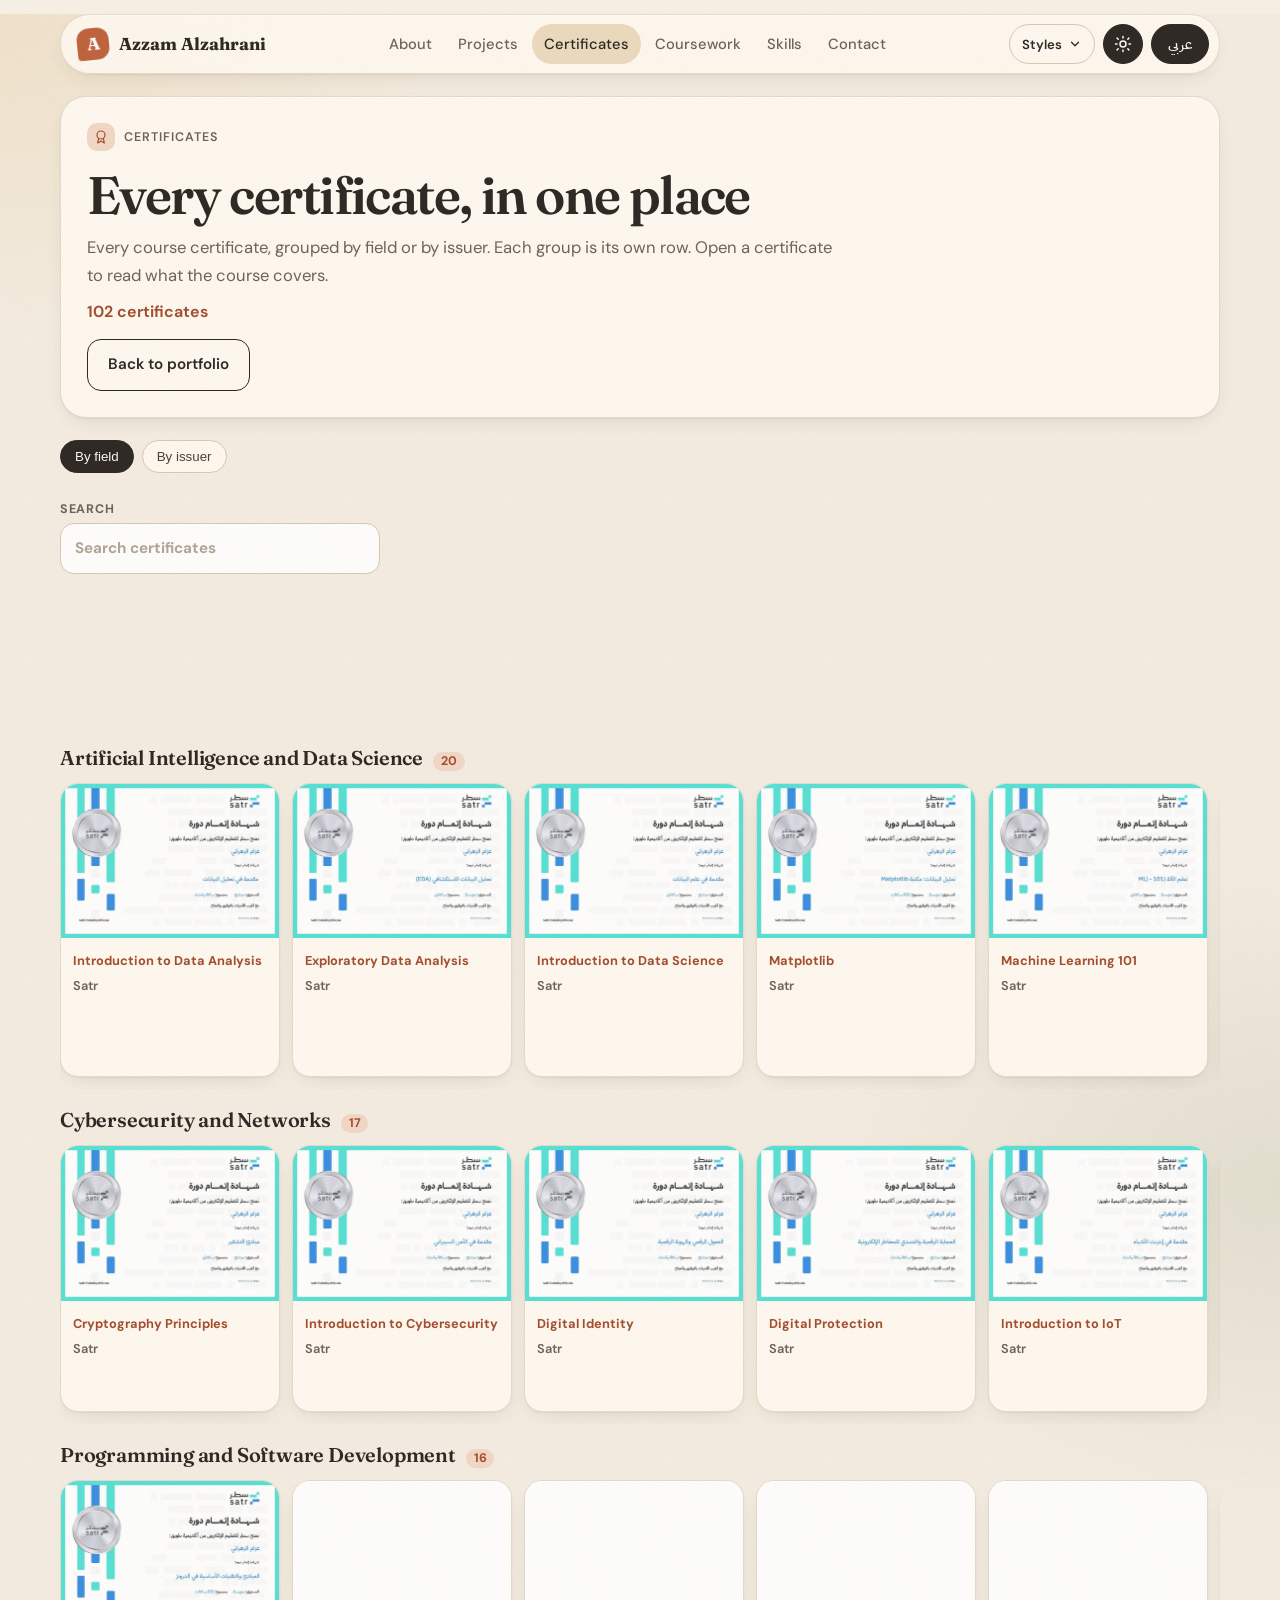
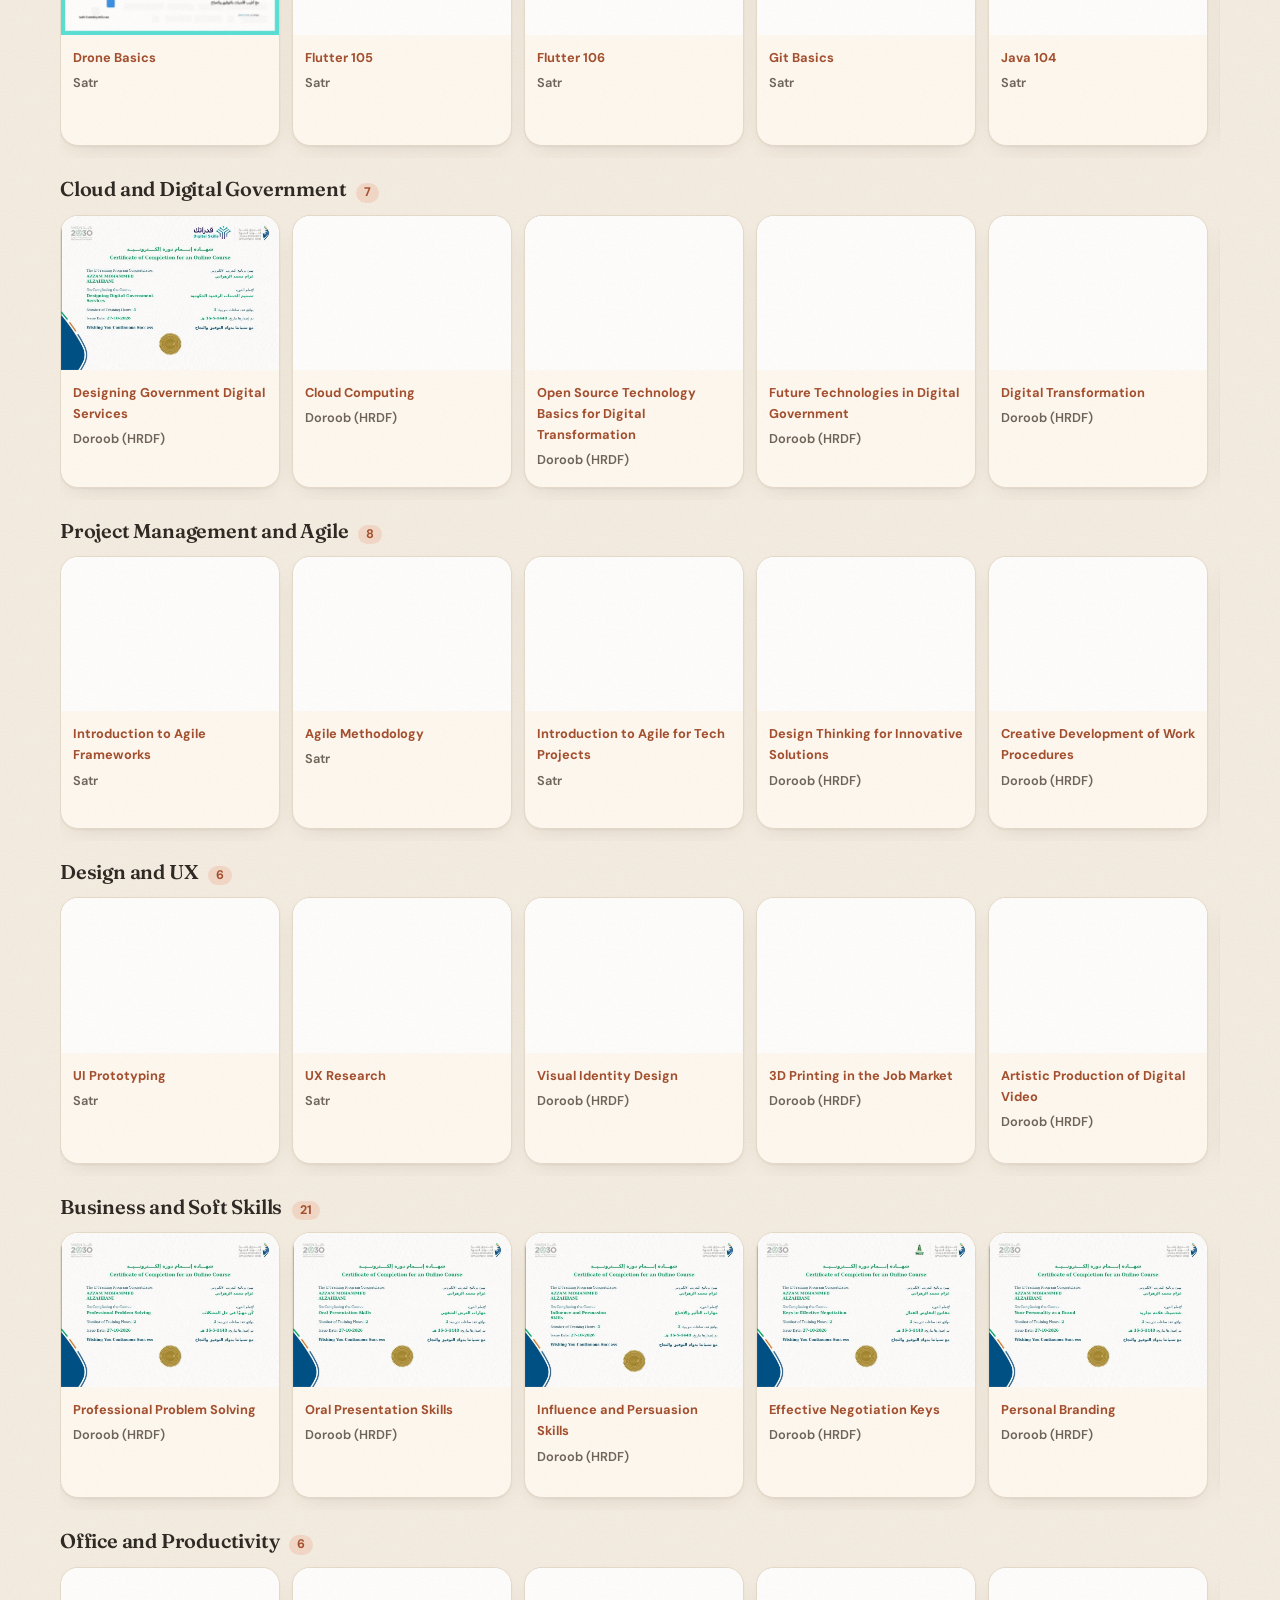
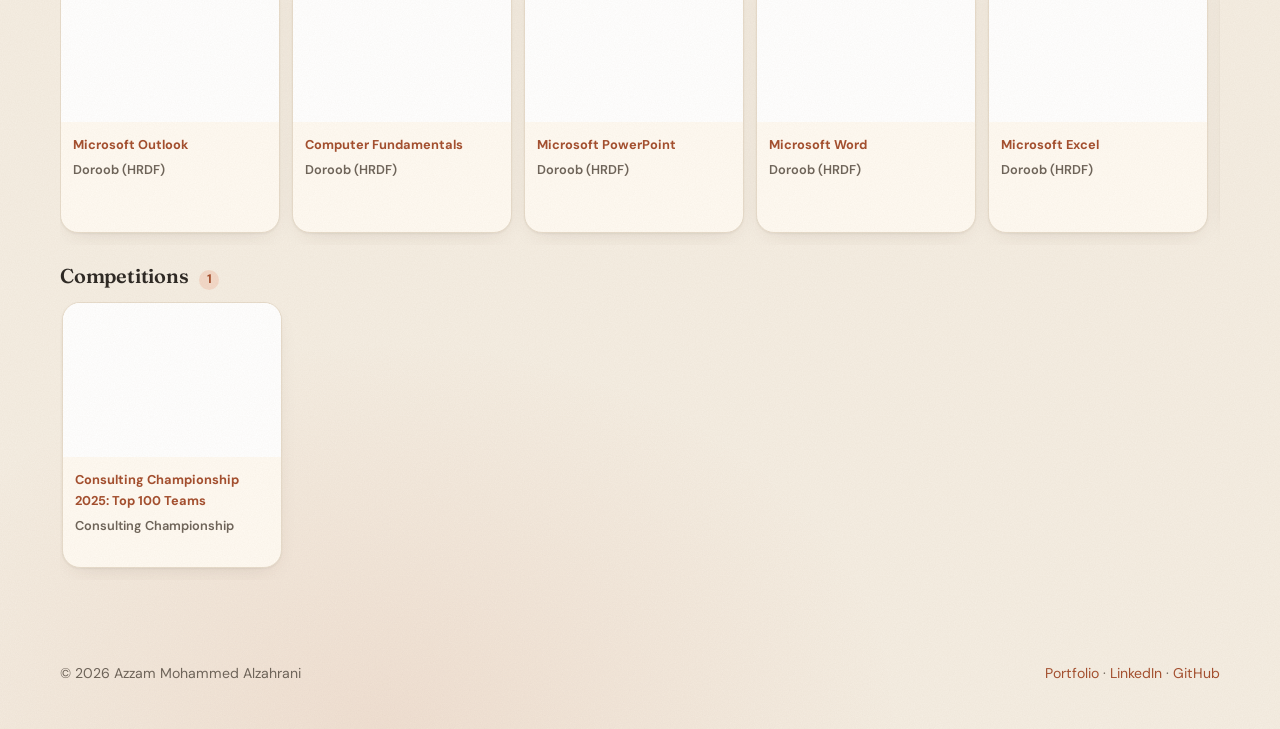
<file: certificates.html>
<!doctype html>
<html lang="en" dir="ltr">
<head>
<meta charset="utf-8">
<meta name="viewport" content="width=device-width, initial-scale=1">
<title>Certificates | Azzam Alzahrani</title>
<script>(function(){try{var h=document.documentElement;var l=localStorage.getItem("lang");if(l==="ar"){h.lang="ar";h.dir="rtl";}var mode=localStorage.getItem("color");if(mode!=="light"&&mode!=="dark"){mode=(window.matchMedia&&matchMedia("(prefers-color-scheme: dark)").matches)?"dark":"light";}h.setAttribute("data-mode",mode);var ok={terminal:1,aurora:1,brutal:1,synth:1,editorial:1,blueprint:1,bento:1,win95:1,room:1,manga:1,aero:1,clay:1,film:1};var s=localStorage.getItem("style");var m=/[?&]style=(classic|terminal|aurora|brutal|synth|editorial|blueprint|bento|win95|room|manga|aero|clay|film)(?:&|$)/.exec(location.search);if(m){s=m[1];try{localStorage.setItem("style",s);}catch(e){}}if(s&&ok[s])h.setAttribute("data-style",s);}catch(e){}})();</script>
<meta name="description" content="Certificates earned by Azzam Mohammed Alzahrani, including Doroob, SDAIA, NVIDIA, IBM and Tuwaiq.">
<meta name="theme-color" content="#f5eee3">
<link rel="icon" href="favicon.svg" type="image/svg+xml">
<link rel="preconnect" href="https://fonts.googleapis.com">
<link rel="preconnect" href="https://fonts.gstatic.com" crossorigin>
<link rel="stylesheet" href="https://fonts.googleapis.com/css2?family=Fraunces:opsz,wght@9..144,500;9..144,600;9..144,700&family=DM+Sans:opsz,wght@9..40,400;9..40,500;9..40,600;9..40,700&family=IBM+Plex+Sans+Arabic:wght@400;500;600;700&family=Readex+Pro:wght@500;600;700&display=swap">
<link rel="stylesheet" href="style.css?v=20261202">
<link rel="stylesheet" href="certificates.css?v=20261201">
<script>(function(){var s=document.documentElement.getAttribute("data-style");if(!s)return;var bg={terminal:{light:"#f0f8f1",dark:"#061308"},aurora:{light:"#e5eaff",dark:"#100e24"},brutal:{light:"#f9f5e6",dark:"#13120c"},synth:{light:"#fbf2fb",dark:"#17091a"},editorial:{light:"#f8f1e5",dark:"#18100a"},blueprint:{light:"#ebf3fc",dark:"#0e2440"},bento:{light:"#f1f6fa",dark:"#0d1218"},win95:{light:"#008080",dark:"#0d3333"},room:{light:"#f4efe6",dark:"#1a140f"},manga:{light:"#f7f4ea",dark:"#141414"},aero:{light:"#c5e8f8",dark:"#1a2744"},clay:{light:"#f6efe6",dark:"#2a1c18"},film:{light:"#efe8dc",dark:"#0e0e0e"}};var mode=document.documentElement.getAttribute("data-mode")==="dark"?"dark":"light";var c=(bg[s]&&bg[s][mode])||"#111";var st=document.createElement("style");st.id="theme-boot";st.textContent='html[data-style="'+s+'"] body{background:'+c+'}html[data-style] main,html[data-style] footer,html[data-style] #menu,html[data-style] .menu-btn{display:none!important}';document.head.appendChild(st);var l=document.createElement("link");l.rel="stylesheet";l.id="theme-css";l.href="themes/"+s+".css?v=20261201";document.head.appendChild(l);})();</script>
</head>
<body class="page-certs" data-title-en="Certificates | Azzam Alzahrani" data-title-ar="الشهادات | عزام الزهراني">
<a class="skip" href="#main"><span class="l-en" lang="en">Skip to content</span><span class="l-ar" lang="ar">انتقل إلى المحتوى</span></a>
<header class="nav"><div class="bar">
<a class="brand" href="index.html"><span class="mark" aria-hidden="true">A</span><span class="l-en" lang="en">Azzam Alzahrani</span><span class="l-ar" lang="ar">عزام الزهراني</span></a>
<nav aria-label="Main"><ul id="menu">
<li><a href="index.html#about"><span class="l-en" lang="en">About</span><span class="l-ar" lang="ar">نبذة</span></a></li><li><a href="index.html#projects"><span class="l-en" lang="en">Projects</span><span class="l-ar" lang="ar">المشاريع</span></a></li><li><a href="certificates.html" aria-current="page"><span class="l-en" lang="en">Certificates</span><span class="l-ar" lang="ar">الشهادات</span></a></li><li><a href="index.html#coursework"><span class="l-en" lang="en">Coursework</span><span class="l-ar" lang="ar">المقررات</span></a></li><li><a href="index.html#skills"><span class="l-en" lang="en">Skills</span><span class="l-ar" lang="ar">المهارات</span></a></li><li><a href="index.html#contact"><span class="l-en" lang="en">Contact</span><span class="l-ar" lang="ar">تواصل</span></a></li>
</ul></nav>
<div class="nav-actions">
<div class="style-switch" id="style-switch"><button class="style-btn" type="button" id="style-btn" aria-haspopup="listbox" aria-expanded="false" aria-controls="style-menu"><span class="l-en" lang="en">Styles</span><span class="l-ar" lang="ar">التصاميم</span><svg viewBox="0 0 24 24" aria-hidden="true"><path d="M6 9l6 6 6-6" fill="none" stroke="currentColor" stroke-width="2.2" stroke-linecap="round" stroke-linejoin="round"/></svg></button><ul class="style-menu" id="style-menu" role="listbox" hidden><li role="option" data-style-id="classic" aria-selected="true" tabindex="0"><span class="sn"><span class="l-en" lang="en">Classic</span><span class="l-ar" lang="ar">كلاسيكي</span></span></li><li role="option" data-style-id="terminal" aria-selected="false" tabindex="-1"><span class="sn"><span class="l-en" lang="en">Terminal</span><span class="l-ar" lang="ar">الطرفية</span></span><span class="sx"><span class="l-en" lang="en">Experimental</span><span class="l-ar" lang="ar">تجريبي</span></span></li><li role="option" data-style-id="aurora" aria-selected="false" tabindex="-1"><span class="sn"><span class="l-en" lang="en">Aurora Glass</span><span class="l-ar" lang="ar">زجاج الشفق</span></span><span class="sx"><span class="l-en" lang="en">Experimental</span><span class="l-ar" lang="ar">تجريبي</span></span></li><li role="option" data-style-id="brutal" aria-selected="false" tabindex="-1"><span class="sn"><span class="l-en" lang="en">Neo Brutal</span><span class="l-ar" lang="ar">الوحشي الجديد</span></span><span class="sx"><span class="l-en" lang="en">Experimental</span><span class="l-ar" lang="ar">تجريبي</span></span></li><li role="option" data-style-id="synth" aria-selected="false" tabindex="-1"><span class="sn"><span class="l-en" lang="en">Synthwave</span><span class="l-ar" lang="ar">سينثويف</span></span><span class="sx"><span class="l-en" lang="en">Experimental</span><span class="l-ar" lang="ar">تجريبي</span></span></li><li role="option" data-style-id="editorial" aria-selected="false" tabindex="-1"><span class="sn"><span class="l-en" lang="en">Editorial</span><span class="l-ar" lang="ar">تحريري</span></span><span class="sx"><span class="l-en" lang="en">Experimental</span><span class="l-ar" lang="ar">تجريبي</span></span></li><li role="option" data-style-id="blueprint" aria-selected="false" tabindex="-1"><span class="sn"><span class="l-en" lang="en">Blueprint</span><span class="l-ar" lang="ar">المخطط</span></span><span class="sx"><span class="l-en" lang="en">Experimental</span><span class="l-ar" lang="ar">تجريبي</span></span></li><li role="option" data-style-id="bento" aria-selected="false" tabindex="-1"><span class="sn"><span class="l-en" lang="en">Dashboard</span><span class="l-ar" lang="ar">اللوحة</span></span><span class="sx"><span class="l-en" lang="en">Experimental</span><span class="l-ar" lang="ar">تجريبي</span></span></li><li role="option" data-style-id="win95" aria-selected="false" tabindex="-1"><span class="sn"><span class="l-en" lang="en">Windows 95</span><span class="l-ar" lang="ar">ويندوز 95</span></span><span class="sx"><span class="l-en" lang="en">Experimental</span><span class="l-ar" lang="ar">تجريبي</span></span></li><li role="option" data-style-id="room" aria-selected="false" tabindex="-1"><span class="sn"><span class="l-en" lang="en">3D Room</span><span class="l-ar" lang="ar">الغرفة</span></span><span class="sx"><span class="l-en" lang="en">Experimental</span><span class="l-ar" lang="ar">تجريبي</span></span></li><li role="option" data-style-id="manga" aria-selected="false" tabindex="-1"><span class="sn"><span class="l-en" lang="en">Manga</span><span class="l-ar" lang="ar">مانجا</span></span><span class="sx"><span class="l-en" lang="en">Experimental</span><span class="l-ar" lang="ar">تجريبي</span></span></li><li role="option" data-style-id="aero" aria-selected="false" tabindex="-1"><span class="sn"><span class="l-en" lang="en">Frutiger Aero</span><span class="l-ar" lang="ar">أيرو</span></span><span class="sx"><span class="l-en" lang="en">Experimental</span><span class="l-ar" lang="ar">تجريبي</span></span></li><li role="option" data-style-id="clay" aria-selected="false" tabindex="-1"><span class="sn"><span class="l-en" lang="en">Clay</span><span class="l-ar" lang="ar">صلصال</span></span><span class="sx"><span class="l-en" lang="en">Experimental</span><span class="l-ar" lang="ar">تجريبي</span></span></li><li role="option" data-style-id="film" aria-selected="false" tabindex="-1"><span class="sn"><span class="l-en" lang="en">Film Strip</span><span class="l-ar" lang="ar">شريط الفيلم</span></span><span class="sx"><span class="l-en" lang="en">Experimental</span><span class="l-ar" lang="ar">تجريبي</span></span></li></ul></div>
<button class="mode-btn" type="button" id="mode-btn" aria-label="Switch to dark mode"><svg class="ico-sun" viewBox="0 0 24 24" aria-hidden="true"><circle cx="12" cy="12" r="4" fill="none" stroke="currentColor" stroke-width="2"/><path d="M12 2v2M12 20v2M4.2 4.2l1.4 1.4M18.4 18.4l1.4 1.4M19.8 4.2l-1.4 1.4M5.6 18.4l-1.4 1.4M2 12h2M20 12h2" fill="none" stroke="currentColor" stroke-width="2" stroke-linecap="round"/></svg><svg class="ico-moon" viewBox="0 0 24 24" aria-hidden="true"><path d="M21 14.5A8.5 8.5 0 1 1 9.5 3a7 7 0 0 0 11.5 11.5z" fill="none" stroke="currentColor" stroke-width="2" stroke-linejoin="round"/></svg></button>
<button class="lang-btn" type="button" id="lang-btn" aria-label="Switch language"><span class="l-en" lang="ar">عربي</span><span class="l-ar" lang="en">EN</span></button>
<button class="menu-btn" aria-expanded="false" aria-controls="menu" aria-label="Menu"><span></span><span></span><span></span></button>
</div>
</div></header>

<main id="main"><div class="wrap"><div class="cert-page" id="cert-page">
<header class="tile cert-intro static">
<p class="label"><svg viewBox="0 0 24 24" fill="none" stroke="currentColor" stroke-width="1.8" stroke-linecap="round" stroke-linejoin="round" aria-hidden="true"><circle cx="12" cy="9" r="6"/><path d="m8.5 14-1.5 7 5-3 5 3-1.5-7"/></svg><span class="l-en" lang="en">Certificates</span><span class="l-ar" lang="ar">الشهادات</span></p>
<h1><span class="l-en" lang="en">Every certificate, in one place</span><span class="l-ar" lang="ar">كل الشهادات في مكان واحد</span></h1>
<p class="lead"><span class="l-en" lang="en">Every course certificate, grouped by field or by issuer. Each group is its own row. Open a certificate to read what the course covers.</span><span class="l-ar" lang="ar">كل شهادات الدورات، مجمّعة حسب المجال أو حسب الجهة. كل مجموعة في صف مستقل. افتح شهادة لتقرأ ما تغطيه الدورة.</span></p>
<p class="cert-count" id="cert-count" aria-live="polite"></p>
<p style="margin:14px 0 0"><a class="btn" href="index.html"><span class="l-en" lang="en">Back to portfolio</span><span class="l-ar" lang="ar">العودة إلى الملف الشخصي</span></a></p>
</header>

<div class="group-toggle" role="group" aria-label="Group certificates">
<button type="button" id="group-field" aria-pressed="true"><span class="l-en" lang="en">By field</span><span class="l-ar" lang="ar">حسب المجال</span></button>
<button type="button" id="group-issuer" aria-pressed="false"><span class="l-en" lang="en">By issuer</span><span class="l-ar" lang="ar">حسب الجهة</span></button>
</div>
<label class="cert-search"><span class="l-en" lang="en">Search</span><span class="l-ar" lang="ar">بحث</span><input id="cert-search" type="search" placeholder="Search certificates" data-ph-ar="ابحث في الشهادات" autocomplete="off"></label>
<p id="cert-empty" class="cert-empty" hidden><span class="l-en" lang="en">No certificates match that search.</span><span class="l-ar" lang="ar">لا توجد شهادات مطابقة للبحث.</span></p>
<div id="cert-rows"></div>
</div></div></main>

<footer><div class="wrap"><span>&copy; <span class="year">2026</span> <span class="l-en" lang="en">Azzam Mohammed Alzahrani</span><span class="l-ar" lang="ar">عزام محمد الزهراني</span></span><span><a href="index.html"><span class="l-en" lang="en">Portfolio</span><span class="l-ar" lang="ar">الموقع</span></a> &middot; <a href="https://www.linkedin.com/in/azzam-alzahrani-52926b36b" target="_blank" rel="noopener noreferrer">LinkedIn</a> &middot; <a href="https://github.com/xAzzamx" target="_blank" rel="noopener noreferrer">GitHub</a></span></div></footer>

<div class="lb cert-lb" id="cert-lb" role="dialog" aria-modal="true" aria-label="Certificate">
<button class="x" type="button" aria-label="Close">&#10005;</button>
<button class="lp" type="button" aria-label="Previous certificate">&#8249;</button>
<div class="lb-layout">
<img alt="">
<aside class="cert-info" id="cert-info"></aside>
</div>
<button class="ln" type="button" aria-label="Next certificate">&#8250;</button>
</div>
<script src="themes/fields.js?v=20261201"></script>
<script src="certs/catalog.js?v=20261201"></script>
<script src="main.js?v=20261202"></script>
<script src="certs.js?v=20261201"></script>
<script data-goatcounter="https://xazzamx.goatcounter.com/count" async src="//gc.zgo.at/count.js"></script>
</body>
</html>
</file>
<file: style.css>
:root{
--bg:#f5eee3;--paper:#fffaf2;--paper2:#fbf4e8;--line:#e7dccb;--line2:#d9cab3;
--ink:#2f2a25;--ink2:#4a433b;--mut:#6f655a;--dim:#8f8476;
--clay:#c2643f;--clay-d:#a5502f;--clay-l:#f3d9c8;--sage:#8a9a74;--sage-d:#5f6e4b;--sage-l:#e3e8d6;--olive:#545f3e;--sand:#ecdcc0;--mustard:#d9a441;--mustard-l:#f6e6c2;
--r:26px;--gap:18px;
--shadow:0 1px 0 rgba(255,255,255,.7) inset,0 1px 2px rgba(70,50,30,.06),0 8px 24px -12px rgba(70,50,30,.18);
--shadow-h:0 1px 0 rgba(255,255,255,.7) inset,0 2px 4px rgba(70,50,30,.06),0 22px 40px -18px rgba(70,50,30,.32);
--sans:"DM Sans",ui-sans-serif,system-ui,-apple-system,"Segoe UI",Roboto,Arial,sans-serif;
--serif:"Fraunces",Georgia,"Times New Roman",serif;
--ar:"IBM Plex Sans Arabic","Readex Pro",Tahoma,sans-serif;
--ar-head:"Readex Pro","IBM Plex Sans Arabic",Tahoma,sans-serif}
*{box-sizing:border-box}html{scroll-behavior:smooth}
@media (prefers-reduced-motion:reduce){html{scroll-behavior:auto}*,*::before,*::after{animation:none!important;transition:none!important}}
body{margin:0;font:16px/1.65 var(--sans);background:var(--bg);color:var(--ink);-webkit-font-smoothing:antialiased;position:relative;overflow-x:clip}
html[lang=ar] body{font-family:var(--ar),var(--sans);line-height:1.85}
/* paper grain */
body::after{content:"";position:absolute;inset:0;pointer-events:none;z-index:300;opacity:.07;mix-blend-mode:multiply;background-image:url("data:image/svg+xml,%3Csvg xmlns='http://www.w3.org/2000/svg' width='160' height='160'%3E%3Cfilter id='n'%3E%3CfeTurbulence type='fractalNoise' baseFrequency='.85' numOctaves='3' stitchTiles='stitch'/%3E%3CfeColorMatrix values='0 0 0 0 .35 0 0 0 0 .25 0 0 0 0 .15 0 0 0 1 0'/%3E%3C/filter%3E%3Crect width='100%25' height='100%25' filter='url(%23n)'/%3E%3C/svg%3E")}
body::before{content:"";position:absolute;inset:0;z-index:-1;pointer-events:none;background:radial-gradient(700px 500px at 0% 0%,rgba(217,164,65,.14),transparent 65%),radial-gradient(700px 500px at 100% 30%,rgba(138,154,116,.16),transparent 65%),radial-gradient(800px 600px at 30% 100%,rgba(194,100,63,.10),transparent 65%)}
/* language visibility */
html[lang=ar] .l-en,html:not([lang=ar]) .l-ar{display:none!important}
a{color:var(--clay-d);text-decoration:none}a:hover{color:var(--clay)}
img{max-width:100%;display:block}
.skip{position:absolute;left:-999px;inset-inline-start:-999px;top:8px;background:var(--clay);color:#fff;padding:8px 14px;border-radius:10px;z-index:400}.skip:focus{left:8px;inset-inline-start:8px}
:focus-visible{outline:2.5px solid var(--clay);outline-offset:3px;border-radius:10px}
.wrap{max-width:1200px;margin:0 auto;padding:0 20px}
h1,h2,h3{margin:0;color:var(--ink);font-family:var(--serif);font-weight:600;letter-spacing:-.01em}
html[lang=ar] h1,html[lang=ar] h2,html[lang=ar] h3{font-family:var(--ar-head);letter-spacing:0}
h2{font-size:1.45rem;line-height:1.25;margin-bottom:10px}
h3{font-size:1.08rem;line-height:1.35;margin-bottom:6px}
html[lang=ar] h2{font-size:1.3rem;line-height:1.5}
p{margin:0 0 10px;color:var(--ink2)}
.mut{color:var(--mut)}
/* nav */
header.nav{position:-webkit-sticky;position:sticky;top:12px;z-index:60;margin:14px auto 0;max-width:1200px;padding:0 20px}
.nav .bar{display:flex;align-items:center;justify-content:space-between;gap:12px;height:60px;padding-inline:16px 10px;border:1px solid var(--line);border-radius:999px;background:rgba(255,250,242,.92);box-shadow:var(--shadow)}
.brand{font-weight:700;color:var(--ink);display:flex;align-items:center;gap:10px;font-family:var(--serif);font-size:1.08rem;white-space:nowrap}
html[lang=ar] .brand{font-family:var(--ar-head)}
.brand:hover{color:var(--ink)}
.mark{width:32px;height:32px;border-radius:12px 12px 12px 4px;background:var(--clay);color:#fff;display:inline-flex;align-items:center;justify-content:center;font-family:var(--serif);font-weight:700;transform:rotate(-6deg);transition:transform .3s}
.brand:hover .mark{transform:rotate(6deg) scale(1.05)}
.nav ul{display:flex;gap:2px;list-style:none;margin:0;padding:0}
.nav ul a{color:var(--mut);font-size:.92rem;font-weight:500;padding:8px 12px;border-radius:999px;display:block;transition:background .2s,color .2s}
.nav ul a:hover{color:var(--ink);background:var(--sand)}
.nav-actions{display:flex;gap:8px;align-items:center}
.lang-btn{font:600 .9rem var(--sans);height:40px;min-width:58px;padding:0 14px;border-radius:999px;border:1.5px solid var(--ink);background:var(--ink);color:var(--paper);cursor:pointer;transition:transform .2s,background .2s}
.lang-btn .l-en{font-family:var(--ar)}
.lang-btn:hover{transform:translateY(-1px);background:var(--clay);border-color:var(--clay)}
.mode-btn{width:40px;height:40px;padding:0;border-radius:999px;border:1.5px solid var(--ink);background:var(--ink);color:var(--paper);cursor:pointer;display:inline-flex;align-items:center;justify-content:center;flex:none;transition:transform .2s,background .2s}
.mode-btn:hover{transform:translateY(-1px);background:var(--clay);border-color:var(--clay)}
.mode-btn svg{width:18px;height:18px;display:block}
html[data-mode="dark"] .mode-btn .ico-sun{display:none}
html:not([data-mode="dark"]) .mode-btn .ico-moon{display:none}
.menu-btn{display:none;width:40px;height:40px;border-radius:999px;border:1px solid var(--line2);background:var(--paper);cursor:pointer;flex-direction:column;align-items:center;justify-content:center;gap:4px}
.menu-btn span{display:block;width:16px;height:2px;background:var(--ink);border-radius:2px}
@media (max-width:960px){.menu-btn{display:flex}.nav ul{display:none;position:absolute;top:70px;inset-inline:20px;flex-direction:column;background:var(--paper);border:1px solid var(--line);border-radius:22px;padding:10px;box-shadow:var(--shadow-h)}.nav ul.open{display:flex}.nav ul a{padding:12px 14px;font-size:1rem}}
/* bento */
main{padding:26px 0 40px}
.bento{display:grid;grid-template-columns:repeat(12,minmax(0,1fr));grid-gap:var(--gap);gap:var(--gap);grid-auto-flow:row dense}
.tile{position:relative;grid-column:span 4;background:var(--paper);border:1px solid var(--line);border-radius:var(--r);padding:26px;overflow:hidden;box-shadow:var(--shadow);transition:transform .35s cubic-bezier(.2,.8,.2,1),box-shadow .35s,border-color .35s;scroll-margin-top:96px;min-width:0}
.tile:hover{transform:translateY(-4px) rotate(-.25deg);box-shadow:var(--shadow-h);border-color:var(--line2)}
html[dir=rtl] .tile:hover{transform:translateY(-4px) rotate(.25deg)}
.tile.static:hover{transform:none}
.s2{grid-column:span 2}.s3{grid-column:span 3}.s4{grid-column:span 4}.s5{grid-column:span 5}.s6{grid-column:span 6}.s7{grid-column:span 7}.s8{grid-column:span 8}.s12{grid-column:span 12}
.r2{grid-row:span 2}.r3{grid-row:span 3}
.label{display:flex;align-items:center;gap:9px;font-size:.78rem;font-weight:600;letter-spacing:.08em;text-transform:uppercase;color:var(--mut);margin:0 0 14px}
html[lang=ar] .label{letter-spacing:0;font-size:.88rem}
.label svg{width:28px;height:28px;padding:6px;border-radius:10px;background:var(--clay-l);color:var(--clay-d);flex:0 0 28px}
/* blobs */
.blob{position:absolute;pointer-events:none;border-radius:42% 58% 63% 37% / 41% 44% 56% 59%;animation:morph 14s ease-in-out infinite alternate;z-index:0}
@keyframes morph{0%{border-radius:42% 58% 63% 37%/41% 44% 56% 59%;transform:rotate(0) translate(0,0)}50%{border-radius:58% 42% 38% 62%/57% 37% 63% 43%;transform:rotate(12deg) translate(8px,-6px)}100%{border-radius:37% 63% 52% 48%/48% 58% 42% 52%;transform:rotate(-8deg) translate(-6px,8px)}}
/* hero */
.hero{display:flex;flex-direction:column;justify-content:space-between;gap:24px;min-height:420px;padding:38px;background:linear-gradient(160deg,#fffaf2 0%,#fbefe2 100%)}
.hero>*:not(.blob):not(.spark){position:relative;z-index:1}
.h1b{width:340px;height:300px;background:var(--clay-l);inset-inline-end:-80px;top:-90px;opacity:.9}
.h2b{width:240px;height:220px;background:var(--sage-l);inset-inline-end:90px;bottom:-110px;animation-delay:-5s;animation-duration:18s}
.spark{position:absolute;width:34px;height:34px;color:var(--mustard);inset-inline-end:44px;top:46px;z-index:1;animation:twinkle 4s ease-in-out infinite}
@keyframes twinkle{0%,100%{transform:scale(1) rotate(0)}50%{transform:scale(.75) rotate(45deg)}}
.status{display:inline-flex;align-items:center;gap:8px;font-size:.82rem;font-weight:500;color:var(--sage-d);border:1px solid #cfd7bf;background:var(--sage-l);padding:6px 13px;border-radius:999px;width:max-content}
.status i{width:8px;height:8px;border-radius:50%;background:var(--sage-d);animation:pulse 2s infinite}
@keyframes pulse{0%{box-shadow:0 0 0 0 rgba(95,110,75,.45)}70%{box-shadow:0 0 0 8px rgba(95,110,75,0)}100%{box-shadow:0 0 0 0 rgba(95,110,75,0)}}
.hello{margin:22px 0 2px;font-size:1.15rem;color:var(--clay-d);font-weight:500;font-family:var(--serif);font-style:italic}
html[lang=ar] .hello{font-family:var(--ar-head);font-style:normal}
.wave{display:inline-block;transform-origin:70% 70%;animation:wave 2.6s ease-in-out infinite}
@keyframes wave{0%,60%,100%{transform:rotate(0)}10%,30%{transform:rotate(14deg)}20%{transform:rotate(-8deg)}40%{transform:rotate(-4deg)}50%{transform:rotate(10deg)}}
.hero h1{font-size:3.4rem;font-size:clamp(2.6rem,6vw,4.8rem);line-height:1.02;letter-spacing:-.035em;font-weight:600;margin:0 0 14px}
html[lang=ar] .hero h1{letter-spacing:0;line-height:1.25;font-weight:700}
.name{position:relative;display:inline-block}
.squiggle{position:absolute;inset-inline-start:0;bottom:-10px;width:100%;height:16px;color:var(--clay);stroke-dasharray:420;stroke-dashoffset:420;animation:draw 1.6s .4s cubic-bezier(.6,.1,.2,1) forwards}
html[lang=ar] .squiggle{bottom:-34px}
html[lang=ar] .hero h1{margin-bottom:36px}
@keyframes draw{to{stroke-dashoffset:0}}
.role{font-size:1.05rem;color:var(--ink2);margin:14px 0 12px;font-weight:600}
.lead{font-size:1.04rem;max-width:620px;color:var(--mut)}
.btns{display:flex;flex-wrap:wrap;gap:10px}
.btn{display:inline-flex;align-items:center;gap:8px;padding:12px 20px;border-radius:14px;font-weight:600;font-size:.95rem;border:1.5px solid var(--ink);color:var(--ink);background:transparent;transition:transform .2s,background .2s,color .2s,box-shadow .2s;cursor:pointer;font-family:inherit}
.btn:hover{background:var(--ink);color:var(--paper);transform:translateY(-2px)}
.btn.primary{background:var(--clay);border-color:var(--clay);color:#fff;box-shadow:0 6px 0 -1px var(--clay-d)}
.btn.primary:hover{background:var(--clay-d);border-color:var(--clay-d);color:#fff;box-shadow:0 8px 0 -1px #8a4127;transform:translateY(-3px)}
.btn.primary:active{transform:translateY(2px);box-shadow:0 2px 0 -1px var(--clay-d)}
.btn svg{width:18px;height:18px}
.btn.sm{padding:9px 16px;font-size:.9rem}
/* small tiles */
.big{font-family:var(--serif);font-size:3rem;font-size:clamp(2.6rem,4.4vw,3.6rem);font-weight:600;letter-spacing:-.03em;line-height:1;margin:4px 0 10px}
.sub{margin:0;font-size:.92rem}
.offer{background:linear-gradient(160deg,var(--sage-l),#eef0e3)}
.offer .label svg{background:#fff;color:var(--sage-d)}
.step{background:var(--clay);border-color:var(--clay-d);color:#fff}
.step .label,.step .sub{color:#fde9de}.step .label svg{background:rgba(255,255,255,.2);color:#fff}
.step .big{color:#fff}
.research{background:linear-gradient(160deg,var(--mustard-l),#fbf0d6)}
.research .big{font-size:2rem;font-size:clamp(1.8rem,2.8vw,2.3rem);color:#7a5a17}
.research .label svg{background:#fff;color:#a8781e}
.focus{background:var(--paper2)}
.pill{display:inline-block;font-size:.78rem;font-weight:500;padding:4px 11px;border-radius:999px;border:1px solid var(--line2);color:var(--ink2);background:var(--paper);margin-block:0 6px;margin-inline:0 6px}
.pill.a{border-color:#e8c6b3;color:var(--clay-d);background:#fbeee6}
.pill.t{border-color:#cfd7bf;color:var(--sage-d);background:var(--sage-l)}
.link-tile{display:flex;flex-direction:column;justify-content:space-between;gap:18px;color:var(--ink);min-height:150px}
.link-tile:hover{color:var(--ink)}
.link-tile .ico{width:46px;height:46px;border-radius:15px;display:flex;align-items:center;justify-content:center;background:var(--clay-l);color:var(--clay-d);transition:transform .3s}
.link-tile:hover .ico{transform:rotate(-8deg) scale(1.06)}
.link-tile .ico svg{width:21px;height:21px}
.link-tile .go{position:absolute;top:22px;inset-inline-end:22px;width:34px;height:34px;border-radius:50%;display:flex;align-items:center;justify-content:center;border:1px solid var(--line2);color:var(--mut);transition:transform .25s,background .25s,color .25s}
.link-tile .go svg{width:16px;height:16px}
html[dir=rtl] .link-tile .go svg{transform:scaleX(-1)}
.link-tile:hover .go{background:var(--ink);color:var(--paper);transform:rotate(-12deg)}
.link-tile b{display:block;font-size:1.05rem;font-family:var(--serif)}html[lang=ar] .link-tile b{font-family:var(--ar-head)}
.link-tile small{color:var(--mut);font-size:.85rem;word-break:break-all}
.li-tile{background:var(--olive);border-color:#454f32;color:#f4f1e6}
.li-tile:hover{color:#fff}.li-tile small{color:#d9dcc8}
.li-tile .ico{background:rgba(255,255,255,.14);color:#fff}
.li-tile .go{border-color:rgba(255,255,255,.3);color:#e8eadc}
.li-tile:hover .go{background:#fff;color:var(--olive)}
.mail-tile .ico{background:var(--mustard-l);color:#a8781e}
/* timeline */
.tl{position:relative;padding-inline-start:26px;margin-bottom:22px}.tl:last-child{margin-bottom:0}
.tl::before{content:"";position:absolute;inset-inline-start:2px;top:7px;width:12px;height:12px;border-radius:50%;background:var(--paper);border:3px solid var(--clay)}
.tl::after{content:"";position:absolute;inset-inline-start:7.5px;top:24px;bottom:-18px;width:0;border-inline-start:2px dashed var(--line2)}.tl:last-child::after{display:none}
.meta{font-size:.8rem;color:var(--clay-d);font-weight:600;margin-bottom:2px}
ul.clean{margin:10px 0 0;padding-inline-start:18px;color:var(--ink2);font-size:.93rem}ul.clean li{margin:5px 0}
ul.clean li::marker{color:var(--clay)}
/* projects */
.project{padding:0;display:flex;flex-direction:column}
.project .media{position:relative;background:var(--sand);border-bottom:1px solid var(--line);display:flex;flex-direction:column}
.project .media .main{position:relative;height:270px;display:flex;align-items:center;justify-content:center;cursor:zoom-in;overflow:hidden}
.project .media .main img{width:100%;height:100%;object-fit:contain;position:relative;z-index:1}
.media .blob{opacity:.85}
.media .b1{width:62%;height:120%;background:var(--clay-l);inset-inline-start:-12%;top:-30%}
.media .b2{width:50%;height:100%;background:var(--sage-l);inset-inline-end:-10%;bottom:-40%;animation-delay:-6s}
.media:not(.empty) .blob,.media:not(.empty) .m-ico{display:none}
.m-ico{position:relative;z-index:1;width:96px;height:96px;border-radius:30px;background:var(--paper);display:flex;align-items:center;justify-content:center;box-shadow:var(--shadow-h);color:var(--clay);transform:rotate(-6deg);transition:transform .5s cubic-bezier(.2,.8,.2,1)}
.m-ico svg{width:46px;height:46px}
.project:hover .m-ico{transform:rotate(6deg) scale(1.06)}
.media.empty .main{cursor:default}
.thumbs{display:flex;gap:8px;padding:10px;overflow-x:auto;border-top:1px solid var(--line);background:var(--paper2)}
.thumbs button{flex:0 0 70px;height:48px;padding:0;border:2px solid transparent;border-radius:10px;overflow:hidden;cursor:pointer;background:#fff;opacity:.65}
.thumbs button[aria-current="true"]{border-color:var(--clay);opacity:1}
.thumbs img{width:100%;height:100%;object-fit:cover}
.project .body{padding:24px 26px 26px}
.tags{margin-top:4px}
.stats{display:grid;grid-template-columns:repeat(auto-fit,minmax(120px,1fr));gap:10px;margin:14px 0}
.stat{border:1px solid var(--line);border-radius:16px;padding:12px 14px;background:var(--paper2);transition:transform .25s,background .25s}
.stat:hover{transform:translateY(-2px);background:var(--clay-l)}
.stat b{display:block;font-family:var(--serif);font-size:1.45rem;font-weight:600;color:var(--clay-d);letter-spacing:-.02em}
.stat span{font-size:.8rem;color:var(--mut)}
.project-text{display:grid;grid-template-columns:1.6fr 1fr;gap:30px;align-items:center;background:linear-gradient(160deg,var(--paper),var(--paper2))}
.project-text .stats{grid-template-columns:1fr;margin:0}
.project-text .stat b{font-size:1.8rem}
/* carousel */
.certs{background:linear-gradient(160deg,#fffaf2,#f7ecdc)}
.carousel{position:relative}
.viewport{overflow:hidden;border-radius:20px;touch-action:pan-y}
.track{display:flex;transition:transform .6s cubic-bezier(.22,.8,.3,1);list-style:none;margin:0;padding:0}
.slide{flex:0 0 100%;min-width:0;padding:4px}
.slide figure{margin:0;display:grid;grid-template-columns:1.7fr 1fr;gap:34px;align-items:center}
.slide .img{background:#fff;border-radius:18px;overflow:hidden;aspect-ratio:1.414/1;cursor:zoom-in;border:1px solid var(--line);box-shadow:0 16px 30px -18px rgba(70,50,30,.45);transform:rotate(-.6deg);transition:transform .4s}
html[dir=rtl] .slide .img{transform:rotate(.6deg)}
.slide .img:hover{transform:rotate(0) scale(1.01)}
.slide .img img{width:100%;height:100%;object-fit:contain}
.slide h3{font-size:1.5rem;margin:12px 0 6px;line-height:1.25;text-align:start}
.slide .iss{color:var(--mut);font-size:.92rem;margin:0 0 18px}
.verify{display:inline-flex;gap:6px;align-items:center;font-size:.9rem;font-weight:600;border:1.5px solid var(--ink);padding:9px 15px;border-radius:12px;color:var(--ink);transition:background .2s,color .2s}
.verify:hover{background:var(--ink);color:var(--paper)}
html[dir=rtl] .dir-arrow{display:inline-block;transform:scaleX(-1)}
.cr-bar{display:flex;align-items:center;justify-content:space-between;gap:12px;margin-top:20px}
.dots{display:flex;gap:7px;flex-wrap:wrap}
.dots button{width:9px;height:9px;border-radius:999px;border:0;background:var(--line2);cursor:pointer;padding:0;transition:width .3s,background .3s}
.dots button[aria-current="true"]{width:28px;background:var(--clay)}
.cr-btns{display:flex;gap:8px;align-items:center}
.arrow,.cr-ctrl button{width:42px;height:42px;border-radius:14px;border:1.5px solid var(--ink);background:transparent;color:var(--ink);cursor:pointer;display:inline-flex;align-items:center;justify-content:center;font-size:1.3rem;font-family:inherit;transition:background .2s,color .2s}
.arrow:hover{background:var(--ink);color:var(--paper)}
html[dir=rtl] .arrow span{transform:scaleX(-1);display:inline-block}
.cr-ctrl button{width:auto;padding:0 14px;font-size:.82rem;border-color:var(--line2);color:var(--mut)}
.cr-ctrl button:hover{background:var(--sand);color:var(--ink)}
.cr-ctrl{display:inline-flex}
/* chips */
.chips{display:flex;flex-wrap:wrap;gap:7px}
.chip{font-size:.85rem;padding:5px 12px;border-radius:10px;background:var(--paper2);border:1px solid var(--line);color:var(--ink2);transition:background .2s,border-color .2s,transform .2s}
.chip:hover{background:var(--clay-l);border-color:#e8c6b3;transform:translateY(-1px)}
.focus .chip{background:var(--sage-l);border-color:#cfd7bf;color:var(--sage-d);font-weight:500}
.skill-group{margin-bottom:16px}.skill-group:last-child{margin-bottom:0}
.skill-group h3{font-family:var(--sans);font-size:.82rem;color:var(--clay-d);font-weight:700;margin-bottom:8px;letter-spacing:.02em}
html[lang=ar] .skill-group h3{font-family:var(--ar);font-size:.9rem}
details.cw{border:1px solid var(--line);border-radius:18px;margin-bottom:10px;background:var(--paper2);transition:background .2s}
details.cw[open]{background:#fff}
details.cw summary{list-style:none;cursor:pointer;padding:13px 16px;display:flex;align-items:center;gap:8px;font-weight:600;font-size:.95rem;color:var(--ink)}
details.cw summary::-webkit-details-marker{display:none}
details.cw summary .n{font-size:.75rem;color:var(--clay-d);background:var(--clay-l);border-radius:999px;padding:1px 8px;margin-inline-start:auto;font-weight:600}
details.cw summary::after{content:"+";color:var(--clay);font-size:1.25rem;width:18px;text-align:center;transition:transform .3s}
details.cw[open] summary::after{transform:rotate(45deg)}
details.cw .chips{padding:0 16px 14px}
details.cw[open] .chips{animation:fadeup .4s ease}
@keyframes fadeup{from{opacity:0;transform:translateY(-4px)}to{opacity:1;transform:none}}
.cw-grid{display:grid;grid-template-columns:1fr 1fr;gap:0 12px;align-items:start}
/* form */
.contact{background:linear-gradient(160deg,var(--paper),#f9efe3)}
form label{display:block;font-size:.85rem;color:var(--ink2);margin:0 0 6px;font-weight:600}
form .f{margin-bottom:12px}
.row2{display:grid;grid-template-columns:1fr 1fr;gap:12px}
input,textarea{width:100%;background:#fff;border:1.5px solid var(--line2);border-radius:14px;color:var(--ink);padding:12px 14px;font:inherit;font-size:.95rem;transition:border-color .2s,box-shadow .2s}
input::placeholder,textarea::placeholder{color:#b3a796}
input:focus,textarea:focus{outline:none;border-color:var(--clay);box-shadow:0 0 0 4px rgba(194,100,63,.15)}
html[dir=rtl] #cf-email{text-align:right}
textarea{min-height:130px;resize:vertical}
.hp{position:absolute;left:-5000px;inset-inline-start:-5000px}
.note{font-size:.8rem;color:var(--dim);margin-top:12px}
.thanks{display:none;border:1px solid #cfd7bf;background:var(--sage-l);color:var(--sage-d);padding:12px 14px;border-radius:14px;margin-bottom:14px;font-weight:500}.thanks.show{display:block}
.cv-tile{display:flex;flex-direction:column;align-items:flex-start}
.cv-tile .qr{display:block;background:#fff;padding:12px;border-radius:18px;width:150px;max-width:100%;border:1px solid var(--line);box-shadow:var(--shadow-h);transform:rotate(-2deg);transition:transform .3s}
html[dir=rtl] .cv-tile .qr{transform:rotate(2deg)}
.cv-tile .qr:hover{transform:rotate(0) scale(1.03)}
.cv-tile .qr img{width:100%;height:auto}
.cv-tile .cap{margin:14px 0 12px;font-size:.9rem;color:var(--mut)}
footer{color:var(--mut);font-size:.88rem;padding:14px 0 44px}
footer .wrap{display:flex;justify-content:space-between;gap:12px;flex-wrap:wrap}
/* lightbox */
.lb{position:fixed;inset:0;background:rgba(47,42,37,.88);display:none;align-items:center;justify-content:center;z-index:500;padding:24px}
.lb.open{display:flex}.lb img{max-width:96vw;max-width:min(1400px,96vw);max-height:86vh;border-radius:16px;background:#fff}
.lb button{position:absolute;background:var(--paper);border:0;color:var(--ink);border-radius:14px;width:46px;height:46px;font-size:1.25rem;cursor:pointer}
.lb .x{top:18px;right:18px}.lb .lp{left:18px;top:50%}.lb .ln{right:18px;top:50%}
.lb p{position:absolute;bottom:14px;left:0;right:0;text-align:center;color:#f5eee3;font-size:.9rem;margin:0;padding:0 20px}
/* Reveal only when this browser can actually run it.
   Content stays visible with no JS, with prefers-reduced-motion,
   and on TV browsers whose IntersectionObserver never fires. */
html.can-reveal .reveal{opacity:0;transform:translateY(22px) scale(.985);transition:opacity .7s ease,transform .7s cubic-bezier(.2,.8,.2,1),box-shadow .35s,border-color .35s}
html.can-reveal .reveal.in{opacity:1;transform:none}
html.can-reveal .reveal.in:hover{transform:translateY(-4px) rotate(-.25deg)}
html.can-reveal[dir=rtl] .reveal.in:hover{transform:translateY(-4px) rotate(.25deg)}
html.can-reveal .reveal.static.in:hover{transform:none}
/* responsive */
@media (max-width:1024px){
 .bento{grid-template-columns:repeat(6,minmax(0,1fr))}
 .s7,.s8,.s12,.s5,.s6{grid-column:span 6}.s4,.s3,.s2{grid-column:span 3}
 .hero{min-height:auto}.r2,.r3{grid-row:auto}
 .slide figure{grid-template-columns:1fr;gap:16px}
 .project-text{grid-template-columns:1fr}.project-text .stats{grid-template-columns:repeat(3,1fr)}
}
@media (max-width:680px){
 :root{--r:22px;--gap:14px}
 .bento{grid-template-columns:1fr}
 .tile,.s2,.s3,.s4,.s5,.s6,.s7,.s8,.s12{grid-column:1/-1}
 .tile{padding:22px}.hero{padding:28px 22px}
 .h1b{width:220px;height:200px}.h2b{width:160px;height:150px}
 .cw-grid,.row2{grid-template-columns:1fr}
 .project .media .main{height:200px}.project .body{padding:22px}
 .project-text .stats{grid-template-columns:1fr 1fr}
 .link-tile{min-height:120px}.cr-bar{flex-wrap:wrap}
 .cv-tile{align-items:center;text-align:center}.cv-tile .label{align-self:flex-start}
 .brand{font-size:1rem}
}
html[dir=rtl] .slide h3{text-align:right}
@media (max-width:680px){.btns .btn{flex:1 1 auto;justify-content:center}}
.gh-tile .ico{background:var(--ink);color:var(--paper)}
.cv-tile.wide{display:grid;grid-template-columns:auto 1fr;grid-template-rows:auto 1fr;column-gap:24px;align-items:center}
.cv-tile.wide .label{grid-column:1/-1}
.cv-tile.wide .cap{margin-top:0;font-size:1rem;color:var(--ink2);font-weight:500}
@media (max-width:680px){.cv-tile.wide{grid-template-columns:1fr;justify-items:center;text-align:center}.cv-tile.wide .label{justify-self:start}.cv-tile.wide .cap{margin-top:14px}}
/* project galleries */
.media.has-images{background:var(--paper2)}
.media.has-images .main{height:auto;aspect-ratio:16/9;background:#e9dcc6;padding:0}
.media.has-images .main img{width:100%;height:100%;object-fit:cover;transition:transform .6s cubic-bezier(.2,.8,.2,1)}
.media.has-images .main:hover img{transform:scale(1.025)}
.media .count{position:absolute;top:12px;inset-inline-start:12px;z-index:2;font-size:.75rem;font-weight:600;color:var(--ink);background:rgba(255,250,242,.92);border:1px solid var(--line);padding:3px 10px;border-radius:999px}
.media .zoom{position:absolute;bottom:12px;inset-inline-end:12px;z-index:2;width:34px;height:34px;border-radius:12px;display:flex;align-items:center;justify-content:center;background:rgba(255,250,242,.92);border:1px solid var(--line);color:var(--clay-d);font-size:1rem;opacity:0;transform:translateY(4px);transition:opacity .25s,transform .25s}
.media.has-images .main:hover .zoom,.media.has-images .main:focus-visible .zoom{opacity:1;transform:none}
.shot-cap{margin:0;padding:12px 16px 4px;font-size:.86rem;color:var(--ink2);line-height:1.55;min-height:3.6em}
html[lang=ar] .shot-cap{font-size:.9rem}
.thumbs{background:transparent;border-top:0;padding:8px 16px 14px;gap:8px}
.thumbs button{flex:0 0 76px;height:43px;border-radius:9px;border:2px solid var(--line);opacity:.7;transition:opacity .2s,border-color .2s,transform .2s}
.thumbs button:hover{opacity:1;transform:translateY(-2px)}
.thumbs button[aria-current="true"]{border-color:var(--clay);opacity:1}
.project-text .stats{grid-template-columns:1fr 1fr}
@media (max-width:1024px){.project-text .stats{grid-template-columns:repeat(4,1fr)}}
@media (max-width:680px){.project-text .stats{grid-template-columns:1fr 1fr}.thumbs button{flex-basis:64px;height:36px}}
.tags .pill,.media .count{direction:ltr;unicode-bidi:isolate}
.project .media.empty{flex:1 1 auto}
.project .media.empty .main{height:100%;min-height:270px}
@media (max-width:680px){.project .media.empty .main{min-height:200px}}
/* Style switcher and certificate archive link. Inactive until a visitor picks an experimental style. */
.nav-actions{flex:none}
.style-switch{flex:none}
.style-btn{font:600 .82rem var(--sans);height:40px;padding:0 12px;border-radius:999px;border:1.5px solid var(--line2);background:var(--paper);color:var(--ink);cursor:pointer;display:inline-flex;align-items:center;gap:6px;white-space:nowrap;touch-action:manipulation;-webkit-tap-highlight-color:transparent}
html[lang=ar] .style-btn,html[lang=ar] .style-menu{font-family:var(--ar)}
.style-btn svg{width:14px;height:14px;display:block;transition:transform .2s;pointer-events:none}
.style-btn[aria-expanded="true"]{border-color:var(--ink);background:var(--sand)}
.style-btn[aria-expanded="true"] svg{transform:rotate(180deg)}
.style-btn.on::before{content:"";width:8px;height:8px;border-radius:50%;background:var(--clay);flex:none}
.style-menu{position:fixed;z-index:450;top:0;left:0;width:280px;width:min(280px,calc(100vw - 16px));margin:0;padding:8px;list-style:none;background:var(--paper);border:1px solid var(--line);border-radius:18px;box-shadow:var(--shadow-h);display:flex;flex-direction:column;gap:2px;max-height:440px;max-height:min(70vh,440px);overflow:auto;-webkit-overflow-scrolling:touch}
.style-menu[hidden]{display:none!important}
.style-menu li{display:flex;align-items:center;justify-content:space-between;gap:10px;padding:10px 12px;border-radius:12px;cursor:pointer;font-weight:600;font-size:.92rem;color:var(--ink);touch-action:manipulation}
.style-menu li[aria-selected="true"]{background:var(--sand)}
.style-menu li:hover,.style-menu li:focus-visible{background:var(--clay-l);outline:none}
.sx{font-size:.68rem;font-weight:700;letter-spacing:.04em;text-transform:uppercase;color:var(--clay-d);background:var(--clay-l);border-radius:999px;padding:3px 7px;flex:none;white-space:nowrap}
html[lang=ar] .sx{letter-spacing:0;font-size:.75rem;text-transform:none}
.all-certs{margin-inline-start:auto;display:inline-flex;align-items:center;height:28px;padding:0 12px;border-radius:999px;border:1.5px solid var(--ink);color:var(--ink);background:transparent;font-size:.8rem;font-weight:600;letter-spacing:0;text-transform:none;line-height:1;white-space:nowrap}
.all-certs:hover{background:var(--ink);color:var(--paper)}
html[lang=ar] .all-certs{font-size:.86rem}
html[data-style] .theme-fx{position:fixed;inset:0;width:100%;height:100%;pointer-events:none;z-index:0}
html[data-style] main,html[data-style] footer{position:relative;z-index:1}
html[data-style] body::before,html[data-style] body::after{content:none}
html[data-style]{color-scheme:light;--ink:var(--text);--ink2:var(--text);--mut:var(--text-muted);--dim:var(--text-muted);--paper:var(--surface);--paper2:var(--surface-2);--line:var(--border);--line2:var(--border);--clay:var(--primary);--clay-d:var(--accent);--clay-l:var(--surface-2);--sand:var(--surface-2)}
html[data-style][data-mode="dark"]{color-scheme:dark}
html[data-style] .nav .bar{background:var(--surface);border-color:var(--border);color:var(--text)}
html[data-style] .brand,html[data-style] .brand:hover{color:var(--text)}
html[data-style] .exp a{color:var(--accent)}
html[data-style] a.back-port{display:inline-flex;align-items:center;width:max-content;margin:4px 0 14px;padding:10px 16px;border-radius:999px;background:var(--primary);color:var(--primary-contrast);font-weight:700;text-decoration:none}
html[data-style] .mark{background:var(--primary);color:var(--primary-contrast)}
html[data-style] .lang-btn,html[data-style] .mode-btn{background:var(--text);color:var(--bg);border-color:var(--text)}
html[data-style] .lang-btn:hover,html[data-style] .mode-btn:hover{background:var(--primary);color:var(--primary-contrast);border-color:var(--primary)}
html[data-style] .style-btn{background:var(--surface);color:var(--text);border-color:var(--border)}
html[data-style] .style-btn[aria-expanded="true"]{background:var(--surface-2);border-color:var(--text)}
html[data-style] .style-btn.on::before{background:var(--accent)}
html[data-style] .style-menu{background:var(--surface);border-color:var(--border);box-shadow:0 16px 40px rgba(0,0,0,.28)}
html[data-style] .style-menu li{color:var(--text)}
html[data-style] .style-menu li[aria-selected="true"],html[data-style] .style-menu li:hover,html[data-style] .style-menu li:focus-visible{background:var(--surface-2);color:var(--text)}
html[data-style] .sx{color:var(--primary-contrast);background:var(--primary)}
html[data-style] :focus-visible{outline-color:var(--accent)}
html[data-mode="dark"]:not([data-style]){color-scheme:dark;
  --bg:#1c1814;--paper:#262019;--paper2:#2e271f;--line:#8d7b68;--line2:#a08c76;
  --ink:#f6f0e6;--ink2:#e7dccf;--mut:#d4c4b0;--dim:#cbbba6;
  --clay:#a5502f;--clay-d:#f0b59a;--clay-l:#3d2b24;
  --sage:#8a9a74;--sage-d:#d5e0c4;--sage-l:#2a3324;--olive:#545f3e;
  --sand:#3a3228;--mustard:#e2b45a;--mustard-l:#3a3018;
  --shadow:0 1px 0 rgba(255,255,255,.04) inset,0 1px 2px rgba(0,0,0,.35),0 8px 24px -12px rgba(0,0,0,.55);
  --shadow-h:0 1px 0 rgba(255,255,255,.05) inset,0 2px 4px rgba(0,0,0,.35),0 22px 40px -18px rgba(0,0,0,.7)}
html[data-mode="dark"]:not([data-style]) .nav .bar{background:rgba(28,24,20,.94);border-color:#8d7b68}
html[data-mode="dark"]:not([data-style]) .brand,html[data-mode="dark"]:not([data-style]) .brand:hover,html[data-mode="dark"]:not([data-style]) .hero h1{color:#f6f0e6}
html[data-mode="dark"]:not([data-style]) .nav ul a{color:#d4c4b0}
html[data-mode="dark"]:not([data-style]) .nav ul a:hover{color:#f6f0e6;background:#3a3228}
html[data-mode="dark"]:not([data-style]) body::before{background:none}
html[data-mode="dark"]:not([data-style]) body::after{mix-blend-mode:overlay;opacity:.14}
html[data-mode="dark"]:not([data-style]) .hero{background:linear-gradient(160deg,#262019 0%,#2e271f 100%)}
html[data-mode="dark"]:not([data-style]) .offer{background:linear-gradient(160deg,#2a3324,#243024)}
html[data-mode="dark"]:not([data-style]) .offer .label svg{background:#262019;color:#d5e0c4}
html[data-mode="dark"]:not([data-style]) .research{background:linear-gradient(160deg,#3a3018,#2e2818)}
html[data-mode="dark"]:not([data-style]) .research .big{color:#e2b45a}
html[data-mode="dark"]:not([data-style]) .research .label svg{background:#262019;color:#e2b45a}
html[data-mode="dark"]:not([data-style]) .certs{background:linear-gradient(160deg,#262019,#2e271f)}
html[data-mode="dark"]:not([data-style]) .contact{background:linear-gradient(160deg,#262019,#2a241c)}
html[data-mode="dark"]:not([data-style]) .status{border-color:#5f6e4b}
html[data-mode="dark"]:not([data-style]) .pill.a{background:#3d2b24;border-color:#6a4a3a;color:#f0b59a}
html[data-mode="dark"]:not([data-style]) .pill.t{background:#2a3324;border-color:#5f6e4b;color:#d5e0c4}
html[data-mode="dark"]:not([data-style]) .focus .chip{background:#2a3324;border-color:#5f6e4b;color:#d5e0c4}
html[data-mode="dark"]:not([data-style]) .mail-tile .ico{background:#262019;color:#e2b45a}
html[data-mode="dark"]:not([data-style]) input,html[data-mode="dark"]:not([data-style]) textarea{background:#262019;color:#f6f0e6;border-color:#a08c76}
html[data-mode="dark"]:not([data-style]) input::placeholder,html[data-mode="dark"]:not([data-style]) textarea::placeholder{color:#d4c4b0}
html[data-mode="dark"]:not([data-style]) details.cw[open]{background:#262019}
html[data-mode="dark"]:not([data-style]) .thanks{border-color:#5f6e4b;background:#2a3324;color:#d5e0c4}
html[data-mode="dark"]:not([data-style]) .lang-btn:hover,html[data-mode="dark"]:not([data-style]) .mode-btn:hover{background:#a5502f;border-color:#a5502f;color:#fff}
html[data-mode="dark"]:not([data-style]) .btn.primary:hover{background:#8a4127;border-color:#8a4127;color:#fff;box-shadow:0 8px 0 -1px #6d3018}
html[data-mode="dark"]:not([data-style]) .media.has-images .main{background:#3a3228}
html[data-mode="dark"]:not([data-style]) .lb{background:rgba(12,10,8,.9)}
html[data-mode="dark"]:not([data-style]) .media .count,html[data-mode="dark"]:not([data-style]) .media .zoom{background:rgba(38,32,25,.92);color:#f6f0e6;border-color:#8d7b68}
@media (max-width:720px){
 .brand{min-width:0;flex:1 1 auto}
 .mark{flex:none}
 .brand .l-en,.brand .l-ar{min-width:0;overflow:hidden;text-overflow:ellipsis;white-space:nowrap}
}
@media (max-width:520px){
 .certs .label{flex-wrap:wrap;row-gap:8px}
 .all-certs{margin-inline-start:0}
}
/* Engines without CSS grid (Chrome 56 and older TV WebKit) would otherwise
   ignore the bento and clip tiles. Stack every section in normal flow. */
@supports not (display: grid) {
  .bento { display: block; }
  .tile { display: block; width: auto; max-width: 100%; overflow: visible; }
  .r2, .r3 { grid-row: auto; }
}
/* aspect-ratio arrived in Chrome 88. Keep image frames stable on older TVs. */
@supports not (aspect-ratio: 1 / 1) {
  .slide .img { position: relative; height: 0; padding-bottom: 70.72%; }
  .slide .img img { position: absolute; top: 0; right: 0; bottom: 0; left: 0; width: 100%; height: 100%; }
  .media.has-images .main { height: 0; padding-bottom: 56.25%; }
  .media.has-images .main img { position: absolute; top: 0; right: 0; bottom: 0; left: 0; width: 100%; height: 100%; }
}
</file>
<file: certificates.css>
/* Certificate archive. Loaded only on certificates.html, so the homepage weight stays the same. */
.page-certs main{padding-top:22px}
.cert-page{display:flex;flex-direction:column;gap:18px;padding-bottom:10px}
.cert-intro h1{font-size:clamp(2rem,4.4vw,3.3rem);line-height:1.12;letter-spacing:-.03em;margin:0 0 10px}
html[lang=ar] .cert-intro h1{letter-spacing:0;line-height:1.35}
.cert-intro .lead{max-width:68ch;color:var(--mut)}
.cert-count{margin:0;font-weight:650;color:var(--clay-d)}
.cert-tools{display:flex;flex-wrap:wrap;gap:12px 16px;align-items:flex-end;justify-content:space-between}
.cert-filters{display:flex;flex-wrap:wrap;gap:8px}
.cert-filters button{font:600 .88rem inherit;color:var(--ink2);background:var(--paper);border:1.5px solid var(--line2);border-radius:999px;padding:8px 14px;cursor:pointer;transition:background .2s,color .2s,border-color .2s}
.cert-filters button[aria-pressed="true"]{background:var(--ink);color:var(--paper);border-color:var(--ink)}
.cert-filters button:hover{border-color:var(--ink)}
.fcount{margin-inline-start:6px;opacity:.72;font-variant-numeric:tabular-nums}
.cert-search{display:flex;flex-direction:column;gap:4px;font-size:.78rem;font-weight:700;letter-spacing:.06em;text-transform:uppercase;color:var(--mut);flex:1 1 220px;max-width:320px}
html[lang=ar] .cert-search{letter-spacing:0;font-size:.86rem;text-transform:none}
.cert-flow{position:relative;overflow:hidden}
.cf-stage{position:relative;height:440px;perspective:1400px;transform-style:preserve-3d}
.cf-card{position:absolute;left:50%;top:50%;width:min(440px,68vw);margin:0;background:var(--paper);border:1px solid var(--line);border-radius:18px;overflow:hidden;box-shadow:0 18px 40px -22px rgba(70,50,30,.55);cursor:pointer;transform-style:preserve-3d}
.cf-card img{width:100%;height:auto;aspect-ratio:1.414/1;object-fit:contain;background:#fff;display:block}
.cf-card figcaption{padding:12px 14px 14px}
.cf-card h3{font-size:.98rem;line-height:1.3;margin:0 0 4px;display:-webkit-box;-webkit-line-clamp:2;-webkit-box-orient:vertical;overflow:hidden}
.cf-card p{margin:0;color:var(--mut);font-size:.82rem}
.cf-card.is-active{border-color:var(--clay);box-shadow:0 22px 44px -18px rgba(70,50,30,.6)}
.cf-bar{display:flex;align-items:center;justify-content:center;gap:12px;margin-top:8px}
.cf-count{min-width:5.5em;text-align:center;font-weight:650;font-variant-numeric:tabular-nums;color:var(--ink2)}
.cert-group h2{display:flex;align-items:center;gap:10px;font-size:1.45rem;margin:8px 0 12px}
.cert-group h2 .n{font-family:var(--sans);font-size:.78rem;font-weight:700;color:var(--clay-d);background:var(--clay-l);border-radius:999px;padding:2px 8px}
html[lang=ar] .cert-group h2{font-family:var(--ar-head)}
.cert-grid{display:grid;grid-template-columns:repeat(auto-fill,minmax(210px,1fr));gap:14px}
.cert-card{display:flex;flex-direction:column;text-align:start;padding:0;border:1px solid var(--line);border-radius:18px;background:var(--paper);color:inherit;font:inherit;cursor:pointer;overflow:hidden;box-shadow:var(--shadow);transition:transform .3s cubic-bezier(.2,.8,.2,1),box-shadow .3s}
.cert-card img{width:100%;aspect-ratio:1.414/1;object-fit:contain;background:#fff}
.cert-card .meta{padding:12px 12px 14px;display:flex;flex-direction:column;gap:4px;min-height:108px}
.cert-card h3{font-size:.98rem;line-height:1.35;display:-webkit-box;-webkit-line-clamp:2;-webkit-box-orient:vertical;overflow:hidden}
.cert-card .iss{color:var(--mut);font-size:.8rem}
.cert-card:hover{transform:translateY(-4px) rotate(-.35deg);box-shadow:var(--shadow-h)}
html[dir=rtl] .cert-card:hover{transform:translateY(-4px) rotate(.35deg)}
.cert-empty{margin:8px 0 0;color:var(--mut);font-weight:600}
.cert-lb p{display:flex;flex-wrap:wrap;gap:8px 14px;justify-content:center;align-items:center}
.group-toggle{display:flex;flex-wrap:wrap;gap:8px;margin:4px 0 8px}
.group-toggle button{font:600 .9rem inherit;border-radius:999px;border:1.5px solid var(--line2);background:var(--paper);color:var(--ink2);padding:8px 14px;cursor:pointer}
.group-toggle button[aria-pressed="true"]{background:var(--ink);color:var(--paper);border-color:var(--ink)}
.cert-row{margin:8px 0 18px}
.cert-row h2{display:flex;align-items:baseline;gap:10px;font-size:1.25rem;margin:0 0 10px}
.cert-row h2 .n{font-family:var(--sans);font-size:.78rem;font-weight:700;color:var(--clay-d);background:var(--clay-l);border-radius:999px;padding:2px 8px}
.rail{display:flex;gap:12px;overflow-x:auto;scroll-snap-type:x mandatory;padding:2px 2px 12px;scrollbar-width:thin}
.rail .cert-card{flex:0 0 220px;scroll-snap-align:start}
.cert-lb{align-items:center}
.lb-layout{display:flex;flex-direction:row;align-items:stretch;gap:16px;width:min(1100px,94vw);max-width:94vw;max-height:86vh;min-width:0}
.cert-lb .lb-layout img{flex:1 1 0;min-width:0;width:0;max-width:100%;height:auto;max-height:86vh;object-fit:contain;background:#fff;margin:0}
.cert-info{flex:0 0 300px;width:300px;max-width:34vw;overflow:auto;background:var(--paper);color:var(--ink);border-radius:16px;padding:18px 16px;text-align:start}
.cert-info h3{font-size:1.15rem;margin:0 0 8px}
.cert-info .desc{margin:0 0 12px;color:var(--ink2);font-size:.95rem}
.cert-info dl{margin:0}
.cert-info dl div{margin:0 0 8px}
.cert-info dt{font-size:.72rem;font-weight:700;letter-spacing:.06em;text-transform:uppercase;color:var(--mut)}
html[lang=ar] .cert-info dt{letter-spacing:0;text-transform:none;font-size:.82rem}
.cert-info dd{margin:0;font-weight:600}
.cert-info .file{display:inline-flex;margin-top:8px;font-weight:700;border-bottom:1px solid currentColor}
@media (max-width:800px){
 .lb-layout{flex-direction:column;max-height:none;width:min(560px,94vw);overflow:auto;max-height:88vh}
 .cert-info{flex:none;width:100%;max-width:none;max-height:none}
 .cert-lb .lb-layout img{width:100%;max-height:48vh}
}
.cert-lb p strong{font-family:var(--serif);font-weight:600}
html[lang=ar] .cert-lb p strong{font-family:var(--ar-head)}
.cert-lb p a{color:#fff;font-weight:700;border-bottom:1px solid rgba(255,255,255,.6)}
.visually-hidden{position:absolute;width:1px;height:1px;padding:0;margin:-1px;overflow:hidden;clip:rect(0,0,0,0);white-space:nowrap;border:0}
.nav a[aria-current="page"]{color:var(--ink);background:var(--sand)}
@media (max-width:680px){
 .cf-stage{height:320px}
 .cert-card:hover{transform:none}
 .cert-search{max-width:none}
}
@media (prefers-reduced-motion:reduce){
 .cert-card:hover{transform:none}
}
</file>
